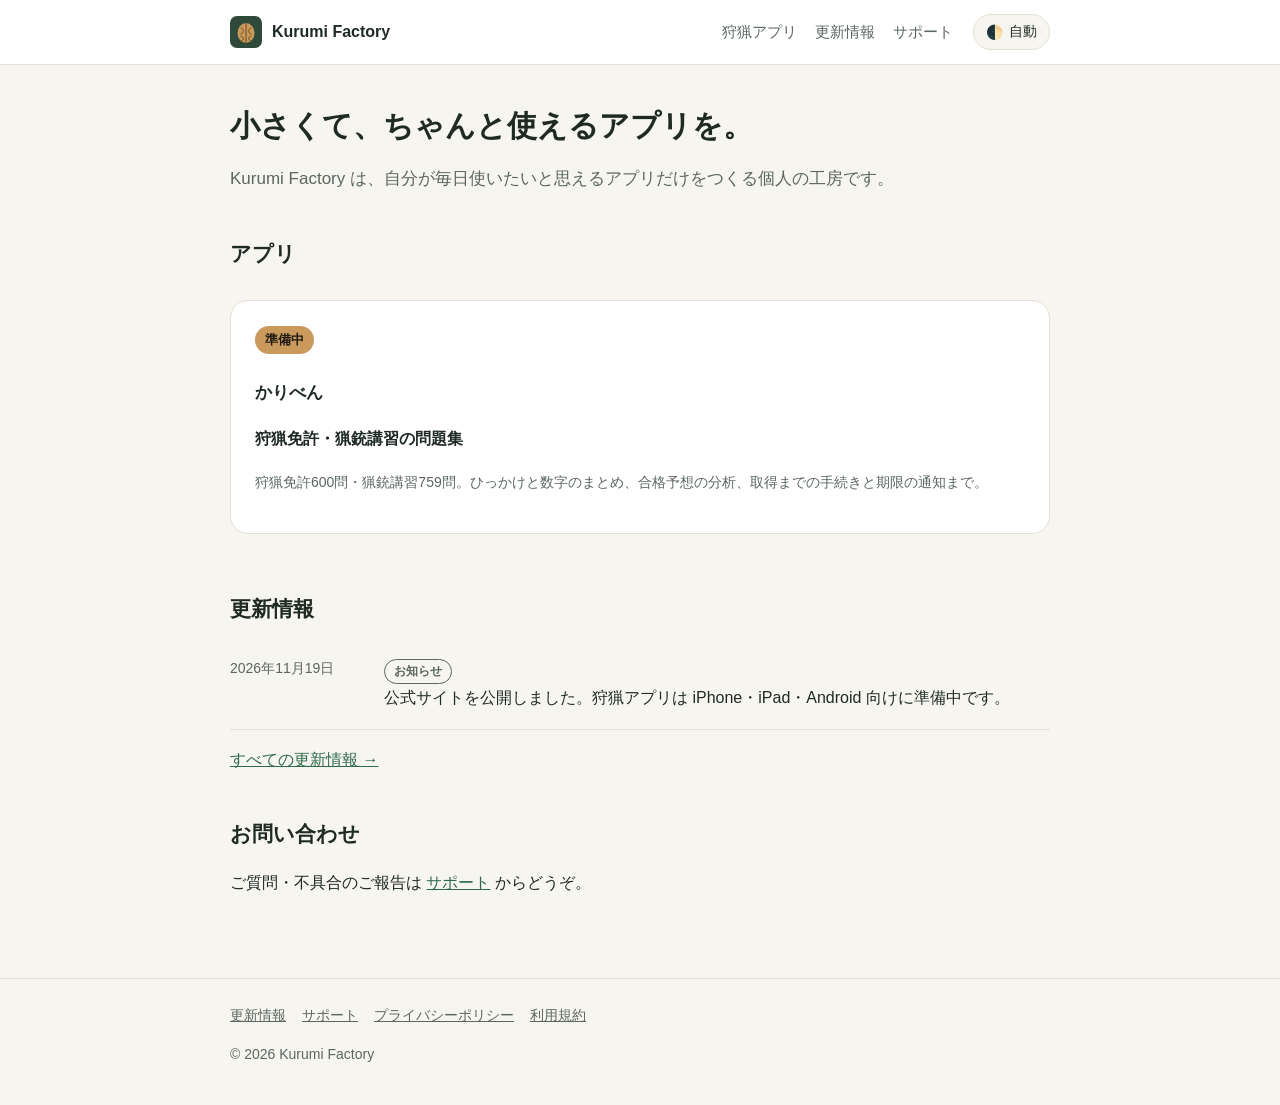
<file: index.html>
<!doctype html>
<html lang="ja"><head>
<meta charset="utf-8"><meta name="viewport" content="width=device-width,initial-scale=1">
<title>Kurumi Factory</title><meta name="description" content="毎日の「やりたい」を支える、小さくて使いやすいアプリをつくっています。">
<meta property="og:title" content="Kurumi Factory"><meta property="og:description" content="毎日の「やりたい」を支える、小さくて使いやすいアプリをつくっています。">
<meta property="og:url" content="https://kurumifactory.com/"><meta property="og:type" content="website">
<meta name="color-scheme" content="light dark">
<link rel="icon" href="/assets/favicon.svg" type="image/svg+xml">
<link rel="stylesheet" href="/assets/site.css">
<script src="/assets/theme.js"></script>
<script src="/assets/pager.js" defer></script>
</head><body>
<header><div class="wrap"><a class="brand" href="/"><img src="/assets/favicon.svg" alt="">Kurumi Factory</a>
<div class="head-right"><nav><a href="/hunting/">狩猟アプリ</a><a href="/news/">更新情報</a><a href="/support/">サポート</a></nav>
<button id="theme-btn" class="theme-btn" type="button"><span class="icon">🌓</span><span class="label">自動</span></button></div></div></header>
<main><div class="wrap">
<h1>小さくて、ちゃんと使えるアプリを。</h1>
<p class="lead">Kurumi Factory は、自分が毎日使いたいと思えるアプリだけをつくる個人の工房です。</p>
<h2>アプリ</h2>
<div class="grid">
<a class="card" href="/hunting/" style="text-decoration:none;color:inherit">
<span class="badge">準備中</span><h3>かりべん</h3>
<p><b>狩猟免許・猟銃講習の問題集</b></p>
<p class="muted">狩猟免許600問・猟銃講習759問。ひっかけと数字のまとめ、合格予想の分析、取得までの手続きと期限の通知まで。</p></a>
</div>
<h2>更新情報</h2>
<ul class="news"><li><time datetime="2026-11-19">2026年11月19日</time><div><span class="tag tag-info">お知らせ</span><div>公式サイトを公開しました。狩猟アプリは iPhone・iPad・Android 向けに準備中です。</div></div></li></ul>
<p><a href="/news/">すべての更新情報 →</a></p>
<h2>お問い合わせ</h2>
<p>ご質問・不具合のご報告は <a href="/support/">サポート</a> からどうぞ。</p>
</div></main>
<footer><div class="wrap"><a href="/news/">更新情報</a><a href="/support/">サポート</a><a href="/privacy/">プライバシーポリシー</a><a href="/terms/">利用規約</a>
<p>&copy; 2026 Kurumi Factory</p></div></footer>
</body></html>
</file>
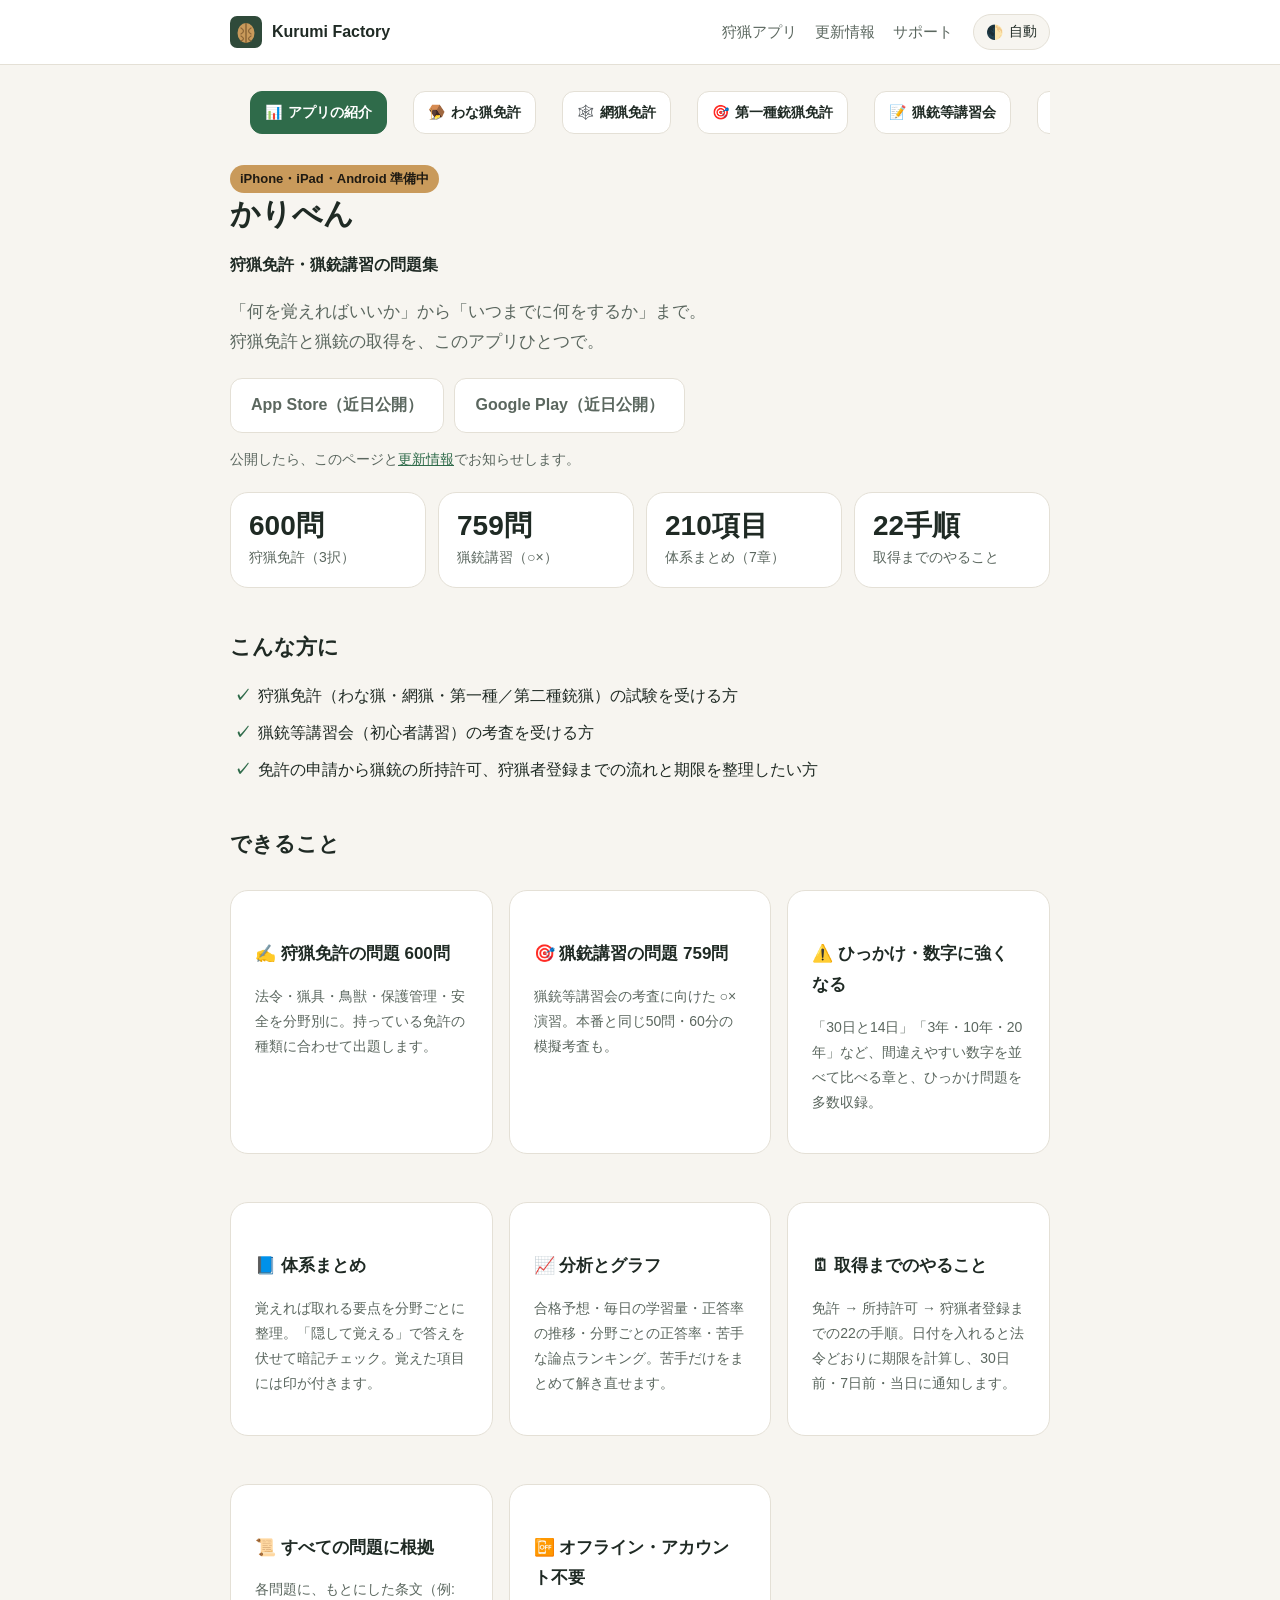
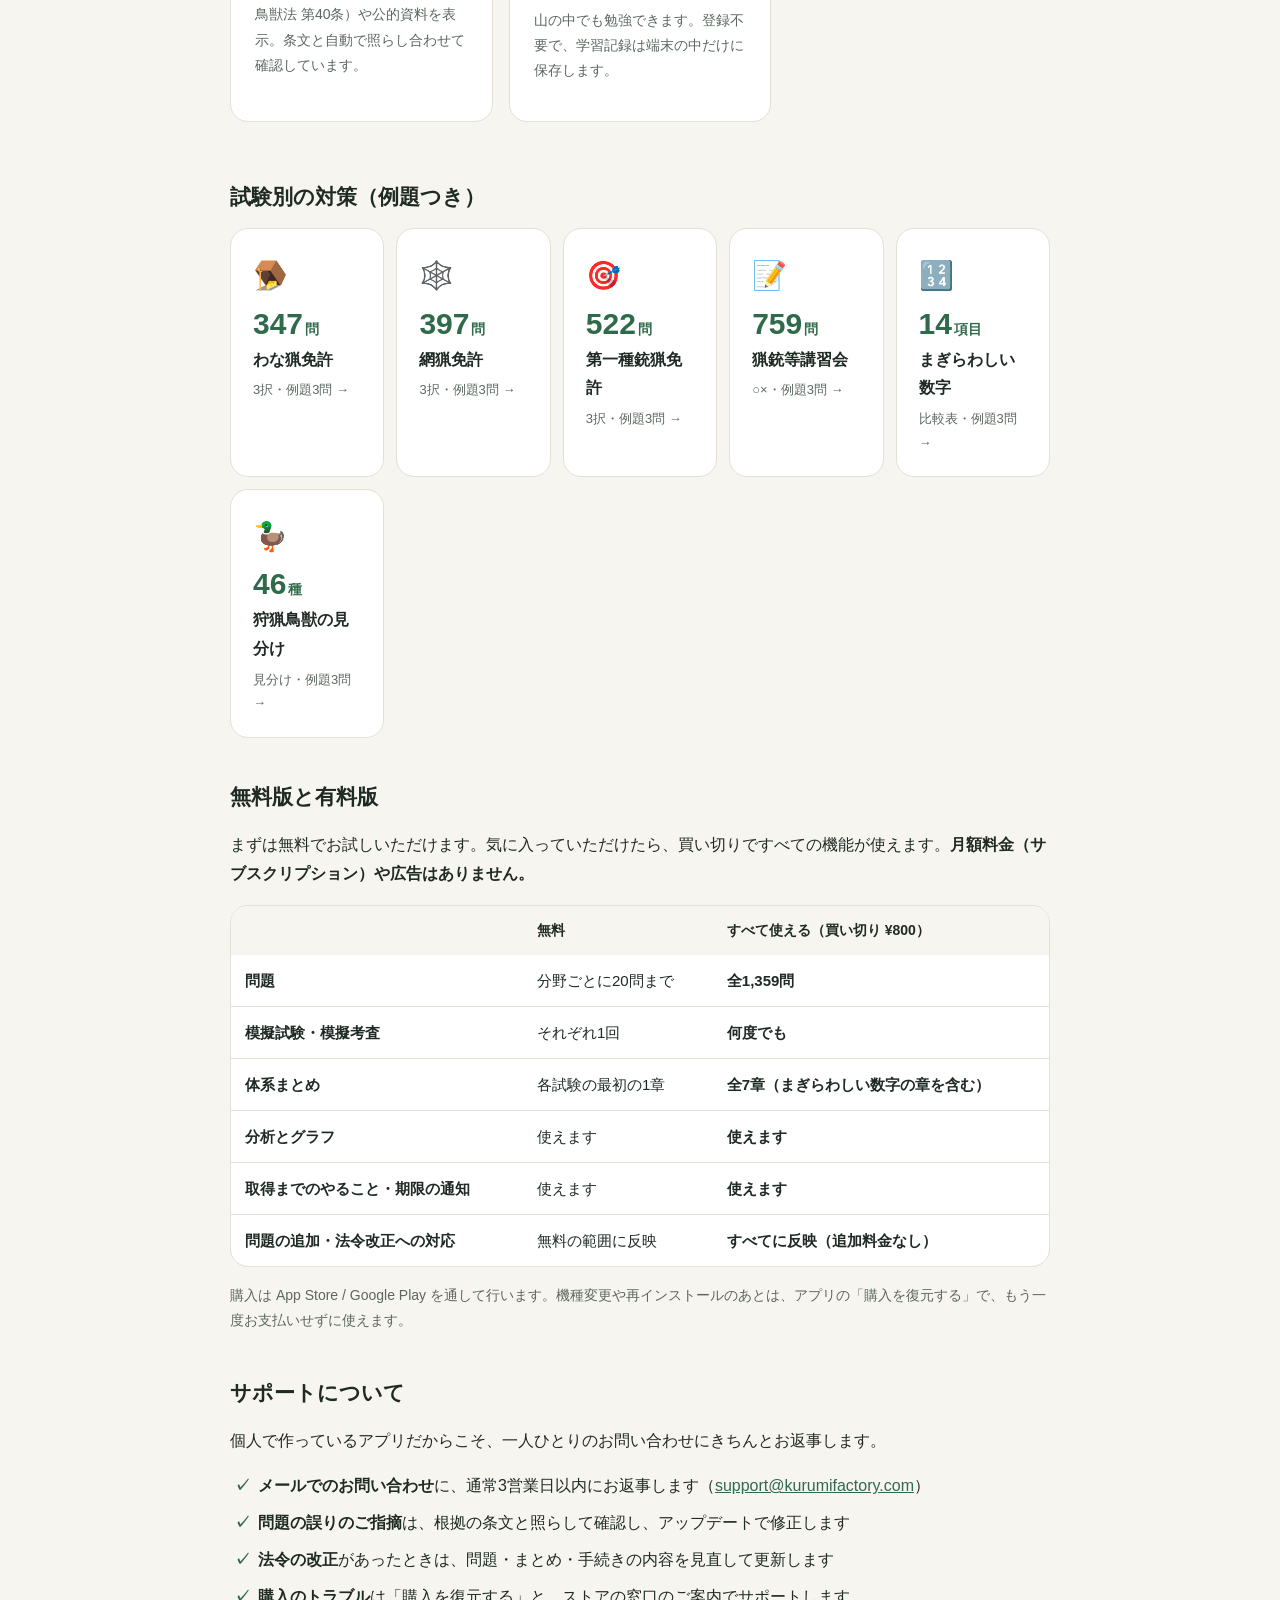
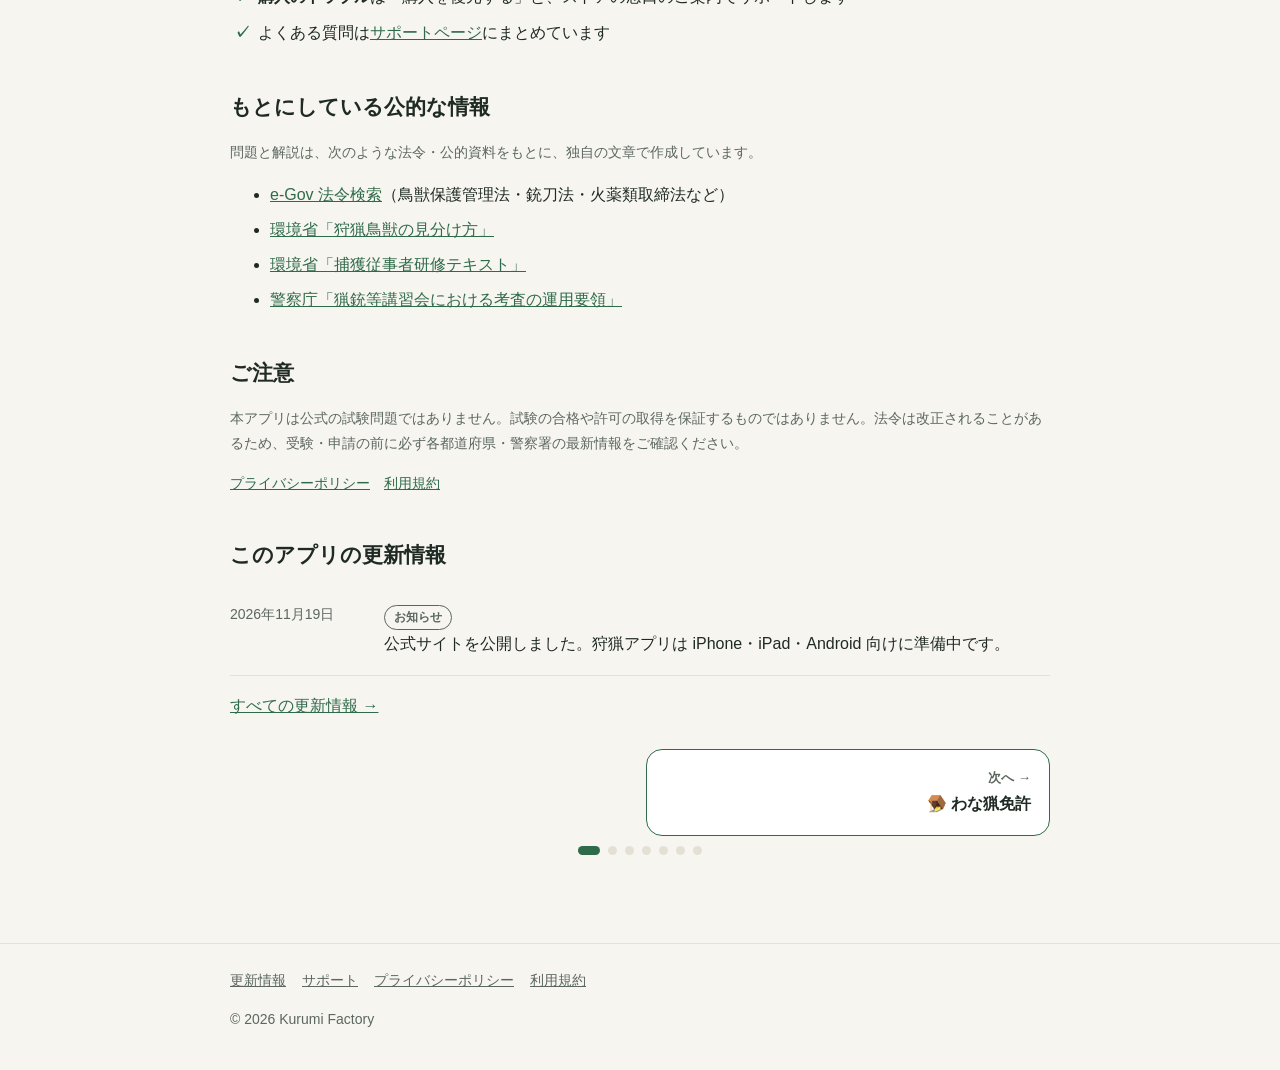
<file: hunting/index.html>
<!doctype html>
<html lang="ja"><head>
<meta charset="utf-8"><meta name="viewport" content="width=device-width,initial-scale=1">
<title>かりべん｜Kurumi Factory</title><meta name="description" content="狩猟免許試験と猟銃等講習会の考査対策アプリ。狩猟免許600問・猟銃講習759問、ひっかけと数字のまとめ、合格予想の分析、取得までの手続きと期限の通知まで。">
<meta property="og:title" content="かりべん｜Kurumi Factory"><meta property="og:description" content="狩猟免許試験と猟銃等講習会の考査対策アプリ。狩猟免許600問・猟銃講習759問、ひっかけと数字のまとめ、合格予想の分析、取得までの手続きと期限の通知まで。">
<meta property="og:url" content="https://kurumifactory.com/hunting/"><meta property="og:type" content="website">
<meta name="color-scheme" content="light dark">
<link rel="icon" href="/assets/favicon.svg" type="image/svg+xml">
<link rel="stylesheet" href="/assets/site.css">
<script src="/assets/theme.js"></script>
<script src="/assets/pager.js" defer></script>
</head><body>
<header><div class="wrap"><a class="brand" href="/"><img src="/assets/favicon.svg" alt="">Kurumi Factory</a>
<div class="head-right"><nav><a href="/hunting/">狩猟アプリ</a><a href="/news/">更新情報</a><a href="/support/">サポート</a></nav>
<button id="theme-btn" class="theme-btn" type="button"><span class="icon">🌓</span><span class="label">自動</span></button></div></div></header>
<main><div class="wrap">
<nav class="rail" aria-label="対策ページ"><a class="rail-item on" href="/hunting/" aria-current=page><span>📊</span>アプリの紹介</a><a class="rail-item" href="/hunting/wana/"><span>🪤</span>わな猟免許</a><a class="rail-item" href="/hunting/ami/"><span>🕸️</span>網猟免許</a><a class="rail-item" href="/hunting/jyu/"><span>🎯</span>第一種銃猟免許</a><a class="rail-item" href="/hunting/koushu/"><span>📝</span>猟銃等講習会</a><a class="rail-item" href="/hunting/suji/"><span>🔢</span>まぎらわしい数字</a><a class="rail-item" href="/hunting/chojyu/"><span>🦆</span>狩猟鳥獣の見分け</a></nav>
<span class="badge">iPhone・iPad・Android 準備中</span>
<h1>かりべん</h1>
<p><b>狩猟免許・猟銃講習の問題集</b></p>
<p class="lead">「何を覚えればいいか」から「いつまでに何をするか」まで。<br>狩猟免許と猟銃の取得を、このアプリひとつで。</p>
<div class="stores">
<span class="store" aria-disabled="true">App Store（近日公開）</span>
<span class="store" aria-disabled="true">Google Play（近日公開）</span>
</div>
<p class="muted">公開したら、このページと<a href="/news/">更新情報</a>でお知らせします。</p>

<div class="stats">
<div class="stat"><b>600問</b><span>狩猟免許（3択）</span></div>
<div class="stat"><b>759問</b><span>猟銃講習（○×）</span></div>
<div class="stat"><b>210項目</b><span>体系まとめ（7章）</span></div>
<div class="stat"><b>22手順</b><span>取得までのやること</span></div>
</div>

<h2>こんな方に</h2>
<ul class="checks">
<li>狩猟免許（わな猟・網猟・第一種／第二種銃猟）の試験を受ける方</li>
<li>猟銃等講習会（初心者講習）の考査を受ける方</li>
<li>免許の申請から猟銃の所持許可、狩猟者登録までの流れと期限を整理したい方</li>
</ul>

<h2>できること</h2>
<div class="grid">
<div class="card"><h3>✍️ 狩猟免許の問題 600問</h3><p class="muted">法令・猟具・鳥獣・保護管理・安全を分野別に。持っている免許の種類に合わせて出題します。</p></div>
<div class="card"><h3>🎯 猟銃講習の問題 759問</h3><p class="muted">猟銃等講習会の考査に向けた ○× 演習。本番と同じ50問・60分の模擬考査も。</p></div>
<div class="card"><h3>⚠️ ひっかけ・数字に強くなる</h3><p class="muted">「30日と14日」「3年・10年・20年」など、間違えやすい数字を並べて比べる章と、ひっかけ問題を多数収録。</p></div>
<div class="card"><h3>📘 体系まとめ</h3><p class="muted">覚えれば取れる要点を分野ごとに整理。「隠して覚える」で答えを伏せて暗記チェック。覚えた項目には印が付きます。</p></div>
<div class="card"><h3>📈 分析とグラフ</h3><p class="muted">合格予想・毎日の学習量・正答率の推移・分野ごとの正答率・苦手な論点ランキング。苦手だけをまとめて解き直せます。</p></div>
<div class="card"><h3>🗓 取得までのやること</h3><p class="muted">免許 → 所持許可 → 狩猟者登録までの22の手順。日付を入れると法令どおりに期限を計算し、30日前・7日前・当日に通知します。</p></div>
<div class="card"><h3>📜 すべての問題に根拠</h3><p class="muted">各問題に、もとにした条文（例: 鳥獣法 第40条）や公的資料を表示。条文と自動で照らし合わせて確認しています。</p></div>
<div class="card"><h3>📴 オフライン・アカウント不要</h3><p class="muted">山の中でも勉強できます。登録不要で、学習記録は端末の中だけに保存します。</p></div>
</div>

<h2>試験別の対策（例題つき）</h2>
<div class="panels"><a class="panel link" href="/hunting/wana/"><span class="p-icon">🪤</span><span class="p-num">347<small>問</small></span><b>わな猟免許</b><span class="muted small">3択・例題3問 →</span></a><a class="panel link" href="/hunting/ami/"><span class="p-icon">🕸️</span><span class="p-num">397<small>問</small></span><b>網猟免許</b><span class="muted small">3択・例題3問 →</span></a><a class="panel link" href="/hunting/jyu/"><span class="p-icon">🎯</span><span class="p-num">522<small>問</small></span><b>第一種銃猟免許</b><span class="muted small">3択・例題3問 →</span></a><a class="panel link" href="/hunting/koushu/"><span class="p-icon">📝</span><span class="p-num">759<small>問</small></span><b>猟銃等講習会</b><span class="muted small">○×・例題3問 →</span></a><a class="panel link" href="/hunting/suji/"><span class="p-icon">🔢</span><span class="p-num">14<small>項目</small></span><b>まぎらわしい数字</b><span class="muted small">比較表・例題3問 →</span></a><a class="panel link" href="/hunting/chojyu/"><span class="p-icon">🦆</span><span class="p-num">46<small>種</small></span><b>狩猟鳥獣の見分け</b><span class="muted small">見分け・例題3問 →</span></a></div>

<h2>無料版と有料版</h2>
<p>まずは無料でお試しいただけます。気に入っていただけたら、買い切りですべての機能が使えます。<b>月額料金（サブスクリプション）や広告はありません。</b></p>
<table class="compare">
<thead><tr><th></th><th>無料</th><th>すべて使える（買い切り ¥800）</th></tr></thead>
<tbody>
<tr><th>問題</th><td>分野ごとに20問まで</td><td class="paid">全1,359問</td></tr>
<tr><th>模擬試験・模擬考査</th><td>それぞれ1回</td><td class="paid">何度でも</td></tr>
<tr><th>体系まとめ</th><td>各試験の最初の1章</td><td class="paid">全7章（まぎらわしい数字の章を含む）</td></tr>
<tr><th>分析とグラフ</th><td>使えます</td><td class="paid">使えます</td></tr>
<tr><th>取得までのやること・期限の通知</th><td>使えます</td><td class="paid">使えます</td></tr>
<tr><th>問題の追加・法令改正への対応</th><td>無料の範囲に反映</td><td class="paid">すべてに反映（追加料金なし）</td></tr>
</tbody>
</table>
<p class="muted">購入は App Store / Google Play を通して行います。機種変更や再インストールのあとは、アプリの「購入を復元する」で、もう一度お支払いせずに使えます。</p>

<h2>サポートについて</h2>
<p>個人で作っているアプリだからこそ、一人ひとりのお問い合わせにきちんとお返事します。</p>
<ul class="checks">
<li><b>メールでのお問い合わせ</b>に、通常3営業日以内にお返事します（<a href="mailto:support@kurumifactory.com">support@kurumifactory.com</a>）</li>
<li><b>問題の誤りのご指摘</b>は、根拠の条文と照らして確認し、アップデートで修正します</li>
<li><b>法令の改正</b>があったときは、問題・まとめ・手続きの内容を見直して更新します</li>
<li><b>購入のトラブル</b>は「購入を復元する」と、ストアの窓口のご案内でサポートします</li>
<li>よくある質問は<a href="/support/">サポートページ</a>にまとめています</li>
</ul>

<h2>もとにしている公的な情報</h2>
<p class="muted">問題と解説は、次のような法令・公的資料をもとに、独自の文章で作成しています。</p>
<ul class="links">
<li><a href="https://laws.e-gov.go.jp/" rel="noopener">e-Gov 法令検索</a>（鳥獣保護管理法・銃刀法・火薬類取締法など）</li>
<li><a href="https://www.env.go.jp/nature/choju/docs/docs5/docs5-hanbetu.pdf" rel="noopener">環境省「狩猟鳥獣の見分け方」</a></li>
<li><a href="https://www.env.go.jp/nature/choju/capture/pdf/pdf4-1.pdf" rel="noopener">環境省「捕獲従事者研修テキスト」</a></li>
<li><a href="https://www.npa.go.jp/laws/notification/seian/hoan/hoantsutatu2/20_ryojyukousa.pdf" rel="noopener">警察庁「猟銃等講習会における考査の運用要領」</a></li>
</ul>

<h2>ご注意</h2>
<p class="muted">本アプリは公式の試験問題ではありません。試験の合格や許可の取得を保証するものではありません。法令は改正されることがあるため、受験・申請の前に必ず各都道府県・警察署の最新情報をご確認ください。</p>
<p class="muted"><a href="/privacy/">プライバシーポリシー</a>　<a href="/terms/">利用規約</a></p>

<h2>このアプリの更新情報</h2>
<ul class="news"><li><time datetime="2026-11-19">2026年11月19日</time><div><span class="tag tag-info">お知らせ</span><div>公式サイトを公開しました。狩猟アプリは iPhone・iPad・Android 向けに準備中です。</div></div></li></ul>
<p><a href="/news/">すべての更新情報 →</a></p>
<div class="pager"><span class="pg empty"></span><a class="pg next" href="/hunting/wana/" data-next><small>次へ →</small><b>🪤 わな猟免許</b></a></div><div class="dots"><a class="dot on" href="/hunting/" aria-label="アプリの紹介"></a><a class="dot" href="/hunting/wana/" aria-label="わな猟免許"></a><a class="dot" href="/hunting/ami/" aria-label="網猟免許"></a><a class="dot" href="/hunting/jyu/" aria-label="第一種銃猟免許"></a><a class="dot" href="/hunting/koushu/" aria-label="猟銃等講習会"></a><a class="dot" href="/hunting/suji/" aria-label="まぎらわしい数字"></a><a class="dot" href="/hunting/chojyu/" aria-label="狩猟鳥獣の見分け"></a></div>
</div></main>
<footer><div class="wrap"><a href="/news/">更新情報</a><a href="/support/">サポート</a><a href="/privacy/">プライバシーポリシー</a><a href="/terms/">利用規約</a>
<p>&copy; 2026 Kurumi Factory</p></div></footer>
</body></html>
</file>
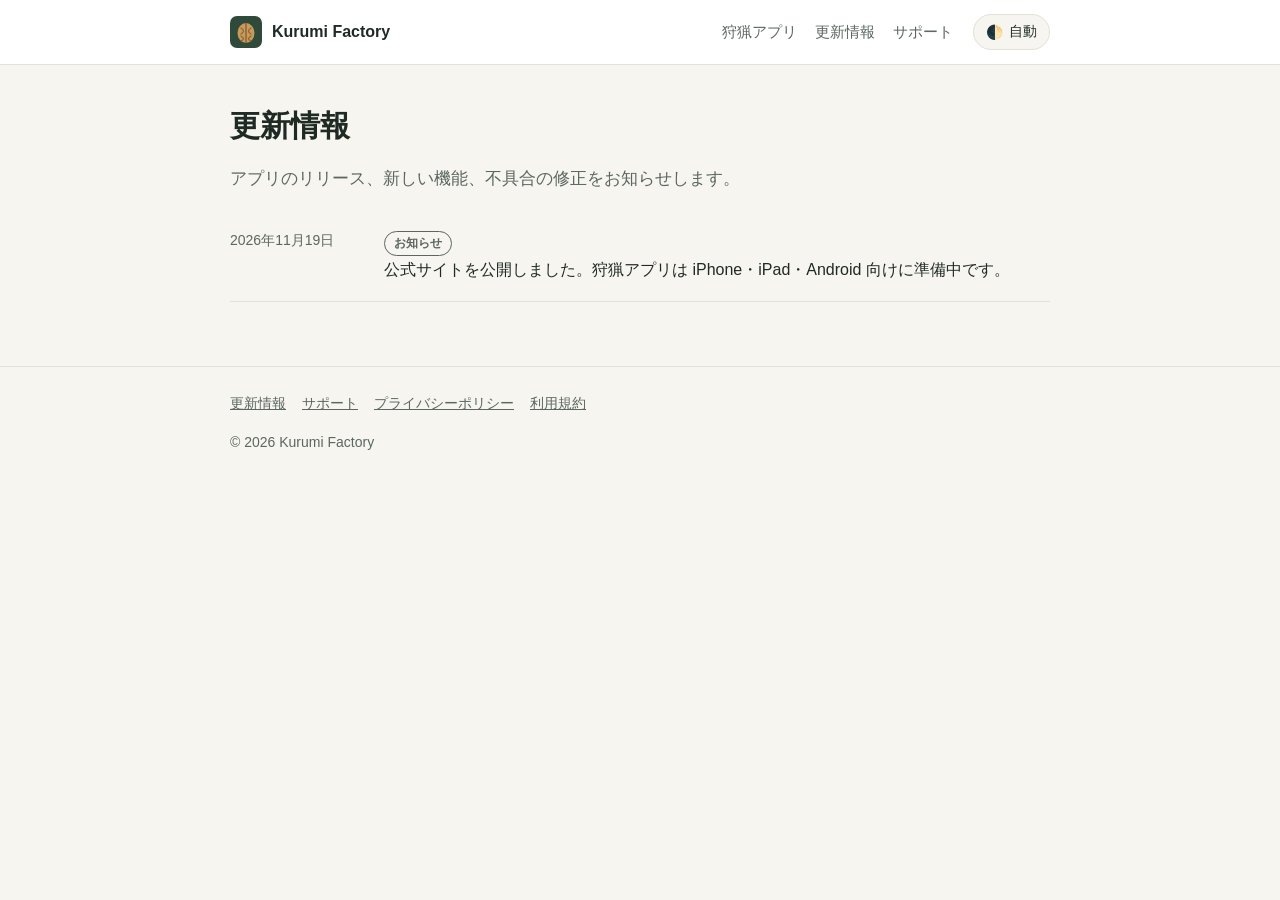
<file: news/index.html>
<!doctype html>
<html lang="ja"><head>
<meta charset="utf-8"><meta name="viewport" content="width=device-width,initial-scale=1">
<title>更新情報｜Kurumi Factory</title><meta name="description" content="Kurumi Factoryのアプリのリリース・アップデート・修正のお知らせ。">
<meta property="og:title" content="更新情報｜Kurumi Factory"><meta property="og:description" content="Kurumi Factoryのアプリのリリース・アップデート・修正のお知らせ。">
<meta property="og:url" content="https://kurumifactory.com/news/"><meta property="og:type" content="website">
<meta name="color-scheme" content="light dark">
<link rel="icon" href="/assets/favicon.svg" type="image/svg+xml">
<link rel="stylesheet" href="/assets/site.css">
<script src="/assets/theme.js"></script>
<script src="/assets/pager.js" defer></script>
</head><body>
<header><div class="wrap"><a class="brand" href="/"><img src="/assets/favicon.svg" alt="">Kurumi Factory</a>
<div class="head-right"><nav><a href="/hunting/">狩猟アプリ</a><a href="/news/">更新情報</a><a href="/support/">サポート</a></nav>
<button id="theme-btn" class="theme-btn" type="button"><span class="icon">🌓</span><span class="label">自動</span></button></div></div></header>
<main><div class="wrap">
<h1>更新情報</h1>
<p class="lead">アプリのリリース、新しい機能、不具合の修正をお知らせします。</p>
<ul class="news"><li><time datetime="2026-11-19">2026年11月19日</time><div><span class="tag tag-info">お知らせ</span><div>公式サイトを公開しました。狩猟アプリは iPhone・iPad・Android 向けに準備中です。</div></div></li></ul>
</div></main>
<footer><div class="wrap"><a href="/news/">更新情報</a><a href="/support/">サポート</a><a href="/privacy/">プライバシーポリシー</a><a href="/terms/">利用規約</a>
<p>&copy; 2026 Kurumi Factory</p></div></footer>
</body></html>
</file>
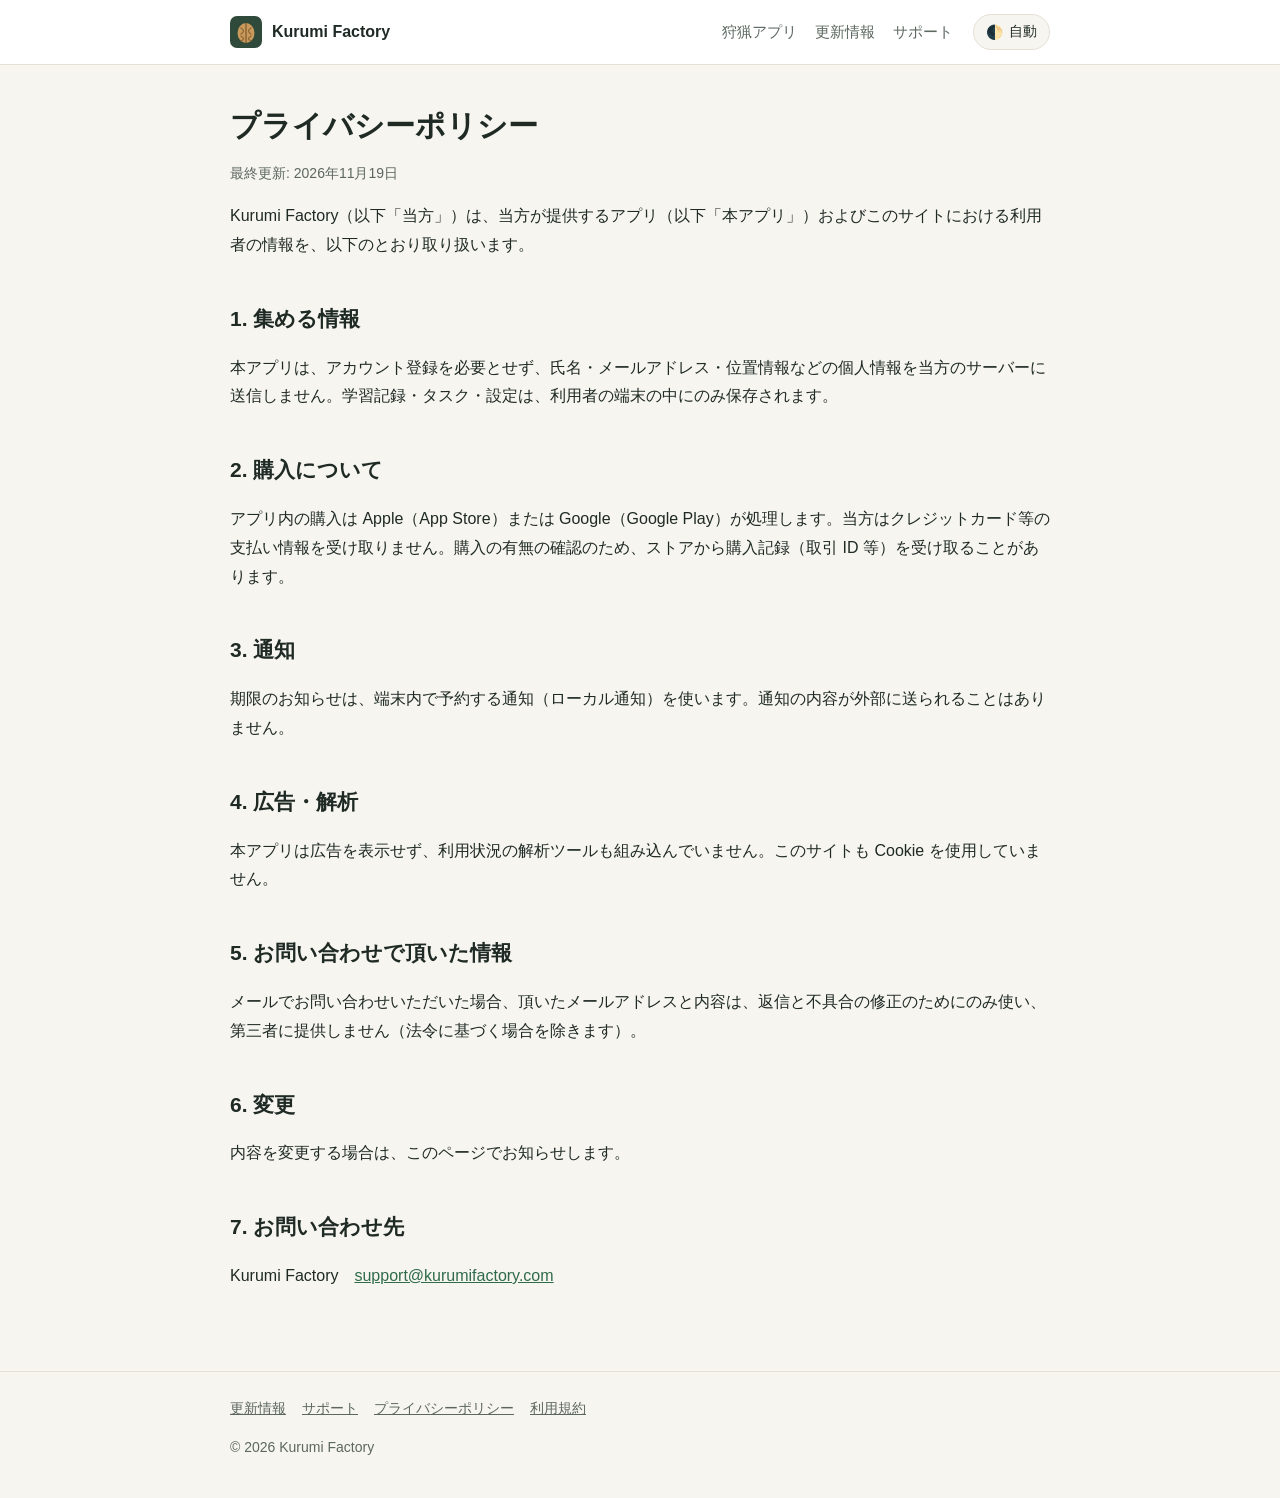
<file: privacy/index.html>
<!doctype html>
<html lang="ja"><head>
<meta charset="utf-8"><meta name="viewport" content="width=device-width,initial-scale=1">
<title>プライバシーポリシー｜Kurumi Factory</title><meta name="description" content="Kurumi Factoryのアプリとサイトにおける個人情報の取り扱い。">
<meta property="og:title" content="プライバシーポリシー｜Kurumi Factory"><meta property="og:description" content="Kurumi Factoryのアプリとサイトにおける個人情報の取り扱い。">
<meta property="og:url" content="https://kurumifactory.com/privacy/"><meta property="og:type" content="website">
<meta name="color-scheme" content="light dark">
<link rel="icon" href="/assets/favicon.svg" type="image/svg+xml">
<link rel="stylesheet" href="/assets/site.css">
<script src="/assets/theme.js"></script>
<script src="/assets/pager.js" defer></script>
</head><body>
<header><div class="wrap"><a class="brand" href="/"><img src="/assets/favicon.svg" alt="">Kurumi Factory</a>
<div class="head-right"><nav><a href="/hunting/">狩猟アプリ</a><a href="/news/">更新情報</a><a href="/support/">サポート</a></nav>
<button id="theme-btn" class="theme-btn" type="button"><span class="icon">🌓</span><span class="label">自動</span></button></div></div></header>
<main><div class="wrap">
<h1>プライバシーポリシー</h1>
<p class="muted">最終更新: 2026年11月19日</p>
<p>Kurumi Factory（以下「当方」）は、当方が提供するアプリ（以下「本アプリ」）およびこのサイトにおける利用者の情報を、以下のとおり取り扱います。</p>
<h2>1. 集める情報</h2>
<p>本アプリは、アカウント登録を必要とせず、氏名・メールアドレス・位置情報などの個人情報を当方のサーバーに送信しません。学習記録・タスク・設定は、利用者の端末の中にのみ保存されます。</p>
<h2>2. 購入について</h2>
<p>アプリ内の購入は Apple（App Store）または Google（Google Play）が処理します。当方はクレジットカード等の支払い情報を受け取りません。購入の有無の確認のため、ストアから購入記録（取引 ID 等）を受け取ることがあります。</p>
<h2>3. 通知</h2>
<p>期限のお知らせは、端末内で予約する通知（ローカル通知）を使います。通知の内容が外部に送られることはありません。</p>
<h2>4. 広告・解析</h2>
<p>本アプリは広告を表示せず、利用状況の解析ツールも組み込んでいません。このサイトも Cookie を使用していません。</p>
<h2>5. お問い合わせで頂いた情報</h2>
<p>メールでお問い合わせいただいた場合、頂いたメールアドレスと内容は、返信と不具合の修正のためにのみ使い、第三者に提供しません（法令に基づく場合を除きます）。</p>
<h2>6. 変更</h2>
<p>内容を変更する場合は、このページでお知らせします。</p>
<h2>7. お問い合わせ先</h2>
<p>Kurumi Factory　<a href="mailto:support@kurumifactory.com">support@kurumifactory.com</a></p>
</div></main>
<footer><div class="wrap"><a href="/news/">更新情報</a><a href="/support/">サポート</a><a href="/privacy/">プライバシーポリシー</a><a href="/terms/">利用規約</a>
<p>&copy; 2026 Kurumi Factory</p></div></footer>
</body></html>
</file>
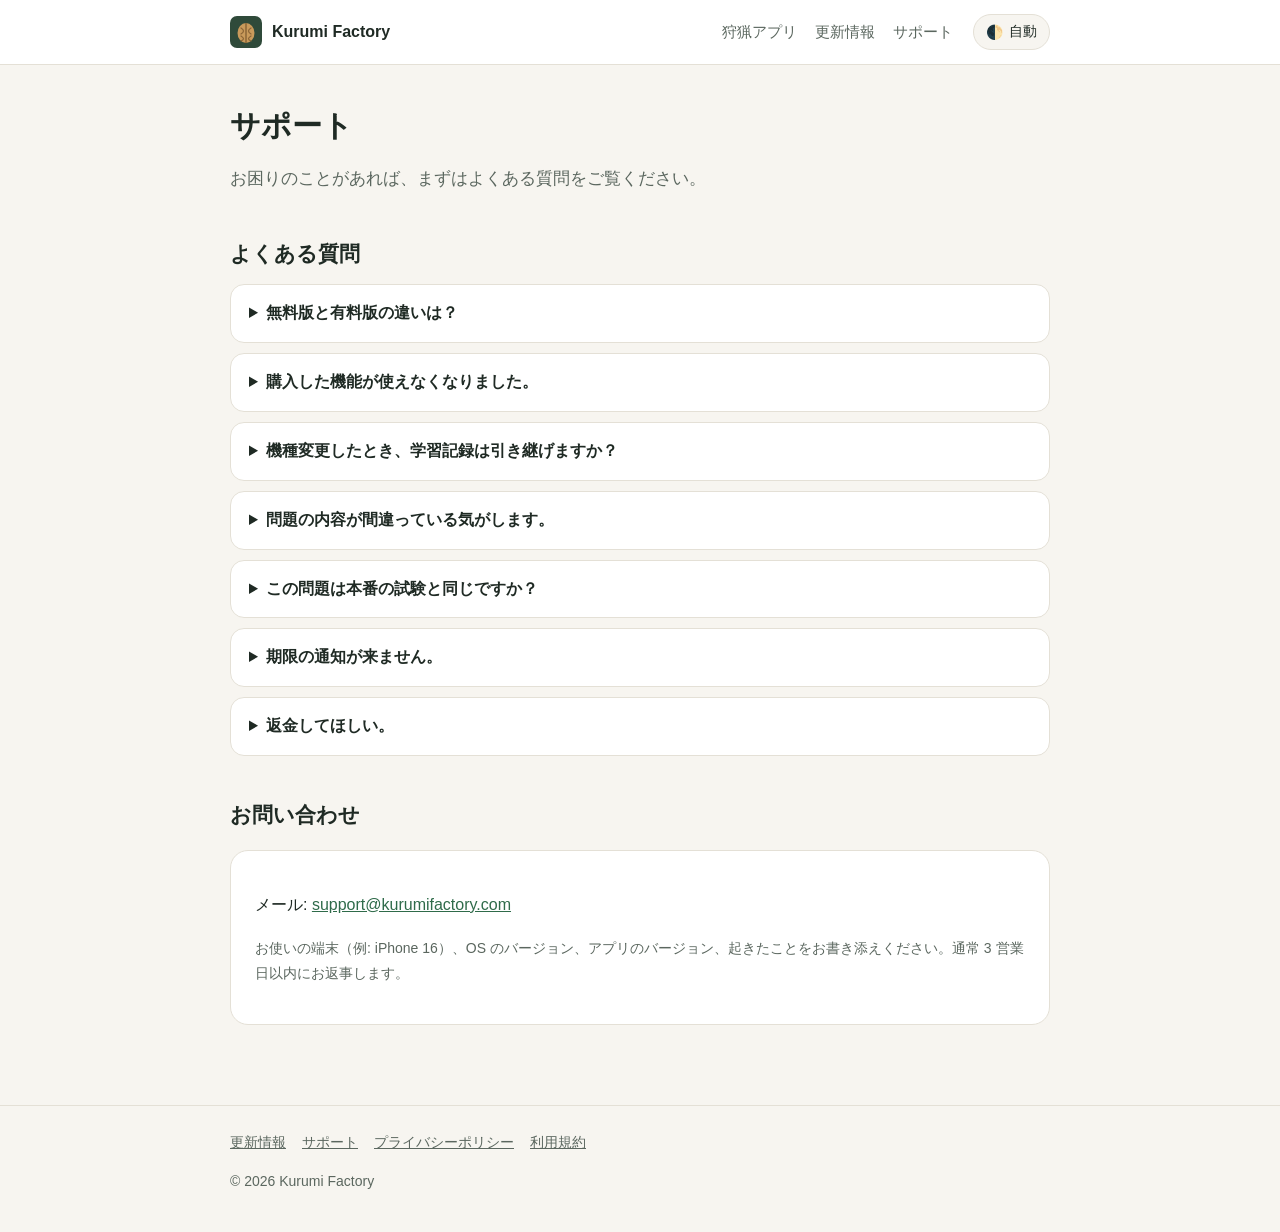
<file: support/index.html>
<!doctype html>
<html lang="ja"><head>
<meta charset="utf-8"><meta name="viewport" content="width=device-width,initial-scale=1">
<title>サポート｜Kurumi Factory</title><meta name="description" content="かりべんのよくある質問とお問い合わせ先。">
<meta property="og:title" content="サポート｜Kurumi Factory"><meta property="og:description" content="かりべんのよくある質問とお問い合わせ先。">
<meta property="og:url" content="https://kurumifactory.com/support/"><meta property="og:type" content="website">
<meta name="color-scheme" content="light dark">
<link rel="icon" href="/assets/favicon.svg" type="image/svg+xml">
<link rel="stylesheet" href="/assets/site.css">
<script src="/assets/theme.js"></script>
<script src="/assets/pager.js" defer></script>
</head><body>
<header><div class="wrap"><a class="brand" href="/"><img src="/assets/favicon.svg" alt="">Kurumi Factory</a>
<div class="head-right"><nav><a href="/hunting/">狩猟アプリ</a><a href="/news/">更新情報</a><a href="/support/">サポート</a></nav>
<button id="theme-btn" class="theme-btn" type="button"><span class="icon">🌓</span><span class="label">自動</span></button></div></div></header>
<main><div class="wrap">
<h1>サポート</h1>
<p class="lead">お困りのことがあれば、まずはよくある質問をご覧ください。</p>
<h2>よくある質問</h2>
<details><summary>無料版と有料版の違いは？</summary><p>無料版は、問題が分野ごとに20問まで、模擬試験が1回、体系まとめが各試験の最初の1章です。買い切り（¥800）で、全問題・模擬試験の何度でも・まとめの全章が使えます。分析とグラフ、取得までのやること・期限の通知は無料でも使えます。月額料金や広告はありません。</p></details>
<details><summary>購入した機能が使えなくなりました。</summary><p>アプリの「設定 → 購入を復元する」を押してください。購入時と同じ Apple ID / Google アカウントでサインインしている必要があります。</p></details>
<details><summary>機種変更したとき、学習記録は引き継げますか？</summary><p>学習記録は端末の中だけに保存しているため、今は新しい端末に引き継げません（引き継ぎの機能は準備中です）。購入は「購入を復元する」で引き継げます。</p></details>
<details><summary>問題の内容が間違っている気がします。</summary><p>お手数ですが、問題の文章（またはスクリーンショット）を添えて、下記メールでお知らせください。根拠の条文と照らして確認し、修正します。</p></details>
<details><summary>この問題は本番の試験と同じですか？</summary><p>いいえ。公式の試験問題ではなく、法令・公的資料をもとに独自に作成した練習問題です。</p></details>
<details><summary>期限の通知が来ません。</summary><p>端末の「設定 → 通知」で、かりべん の通知が許可されているかご確認ください。</p></details>
<details><summary>返金してほしい。</summary><p>購入はストア（Apple / Google）を通して行われるため、返金は各ストアの窓口からお申し込みください。</p></details>
<h2>お問い合わせ</h2>
<div class="card"><p>メール: <a href="mailto:support@kurumifactory.com">support@kurumifactory.com</a></p>
<p class="muted">お使いの端末（例: iPhone 16）、OS のバージョン、アプリのバージョン、起きたことをお書き添えください。通常 3 営業日以内にお返事します。</p></div>
</div></main>
<footer><div class="wrap"><a href="/news/">更新情報</a><a href="/support/">サポート</a><a href="/privacy/">プライバシーポリシー</a><a href="/terms/">利用規約</a>
<p>&copy; 2026 Kurumi Factory</p></div></footer>
</body></html>
</file>
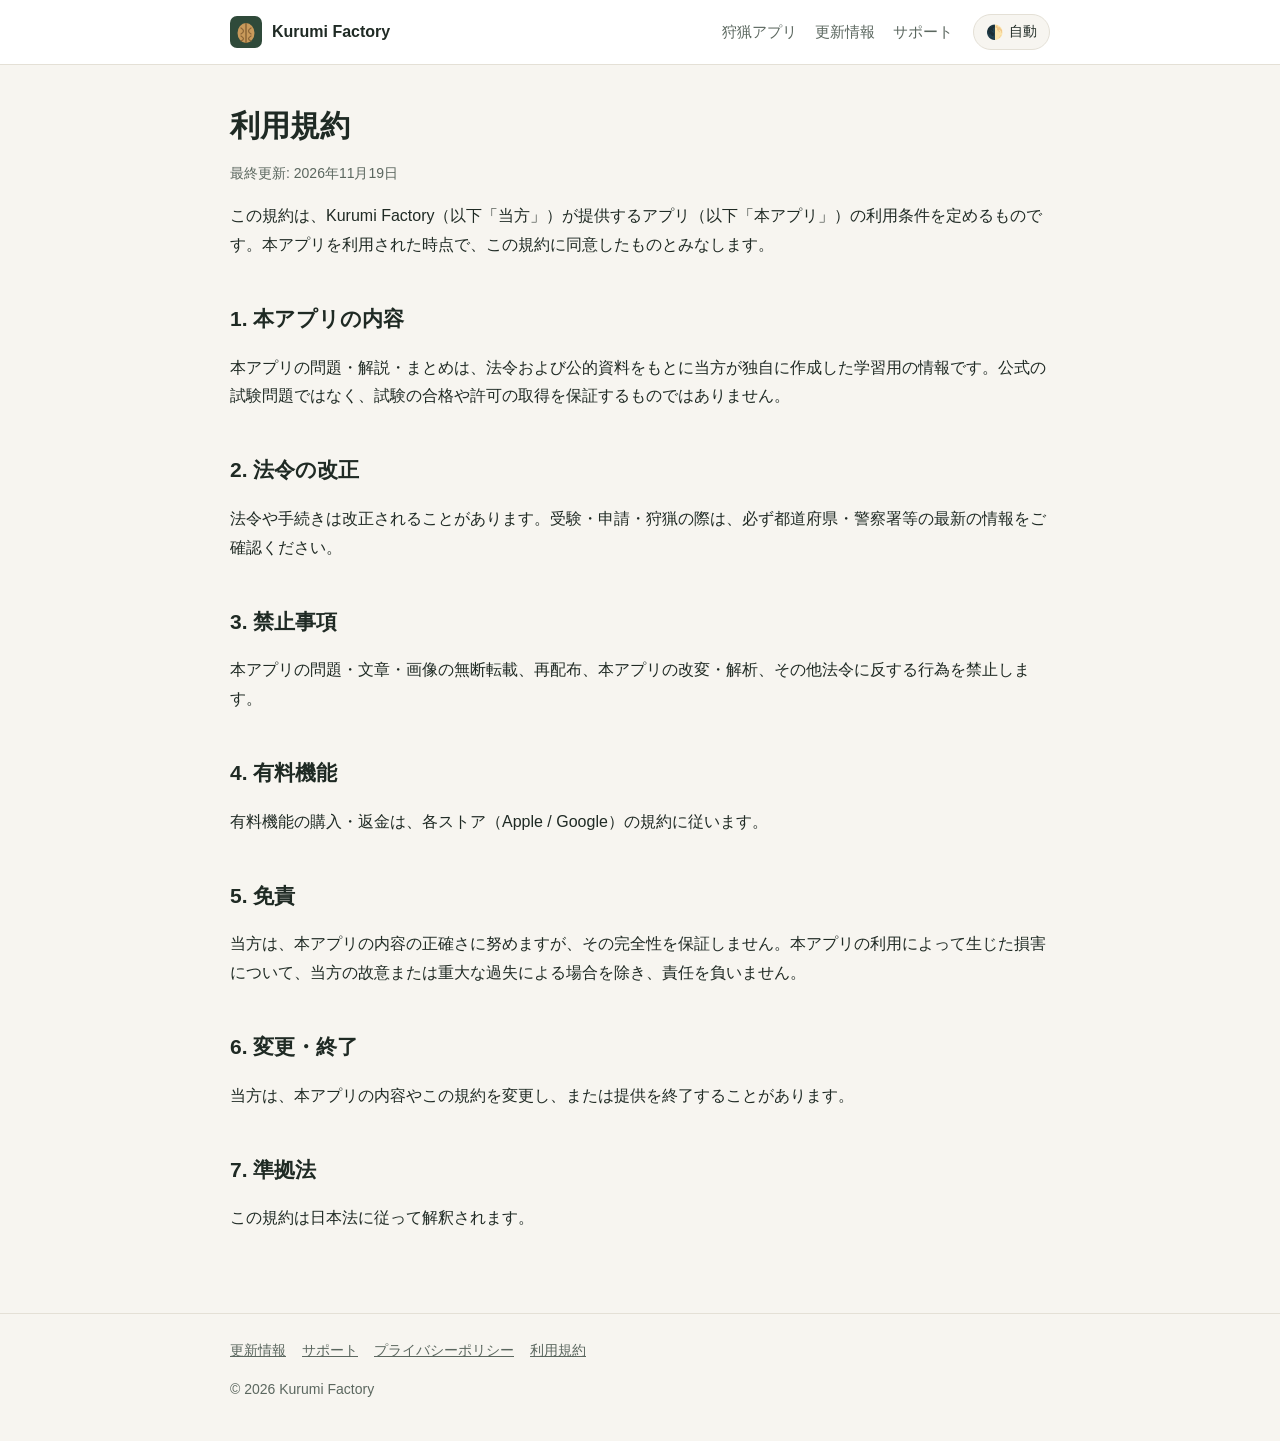
<file: terms/index.html>
<!doctype html>
<html lang="ja"><head>
<meta charset="utf-8"><meta name="viewport" content="width=device-width,initial-scale=1">
<title>利用規約｜Kurumi Factory</title><meta name="description" content="Kurumi Factoryのアプリの利用規約。">
<meta property="og:title" content="利用規約｜Kurumi Factory"><meta property="og:description" content="Kurumi Factoryのアプリの利用規約。">
<meta property="og:url" content="https://kurumifactory.com/terms/"><meta property="og:type" content="website">
<meta name="color-scheme" content="light dark">
<link rel="icon" href="/assets/favicon.svg" type="image/svg+xml">
<link rel="stylesheet" href="/assets/site.css">
<script src="/assets/theme.js"></script>
<script src="/assets/pager.js" defer></script>
</head><body>
<header><div class="wrap"><a class="brand" href="/"><img src="/assets/favicon.svg" alt="">Kurumi Factory</a>
<div class="head-right"><nav><a href="/hunting/">狩猟アプリ</a><a href="/news/">更新情報</a><a href="/support/">サポート</a></nav>
<button id="theme-btn" class="theme-btn" type="button"><span class="icon">🌓</span><span class="label">自動</span></button></div></div></header>
<main><div class="wrap">
<h1>利用規約</h1>
<p class="muted">最終更新: 2026年11月19日</p>
<p>この規約は、Kurumi Factory（以下「当方」）が提供するアプリ（以下「本アプリ」）の利用条件を定めるものです。本アプリを利用された時点で、この規約に同意したものとみなします。</p>
<h2>1. 本アプリの内容</h2>
<p>本アプリの問題・解説・まとめは、法令および公的資料をもとに当方が独自に作成した学習用の情報です。公式の試験問題ではなく、試験の合格や許可の取得を保証するものではありません。</p>
<h2>2. 法令の改正</h2>
<p>法令や手続きは改正されることがあります。受験・申請・狩猟の際は、必ず都道府県・警察署等の最新の情報をご確認ください。</p>
<h2>3. 禁止事項</h2>
<p>本アプリの問題・文章・画像の無断転載、再配布、本アプリの改変・解析、その他法令に反する行為を禁止します。</p>
<h2>4. 有料機能</h2>
<p>有料機能の購入・返金は、各ストア（Apple / Google）の規約に従います。</p>
<h2>5. 免責</h2>
<p>当方は、本アプリの内容の正確さに努めますが、その完全性を保証しません。本アプリの利用によって生じた損害について、当方の故意または重大な過失による場合を除き、責任を負いません。</p>
<h2>6. 変更・終了</h2>
<p>当方は、本アプリの内容やこの規約を変更し、または提供を終了することがあります。</p>
<h2>7. 準拠法</h2>
<p>この規約は日本法に従って解釈されます。</p>
</div></main>
<footer><div class="wrap"><a href="/news/">更新情報</a><a href="/support/">サポート</a><a href="/privacy/">プライバシーポリシー</a><a href="/terms/">利用規約</a>
<p>&copy; 2026 Kurumi Factory</p></div></footer>
</body></html>
</file>
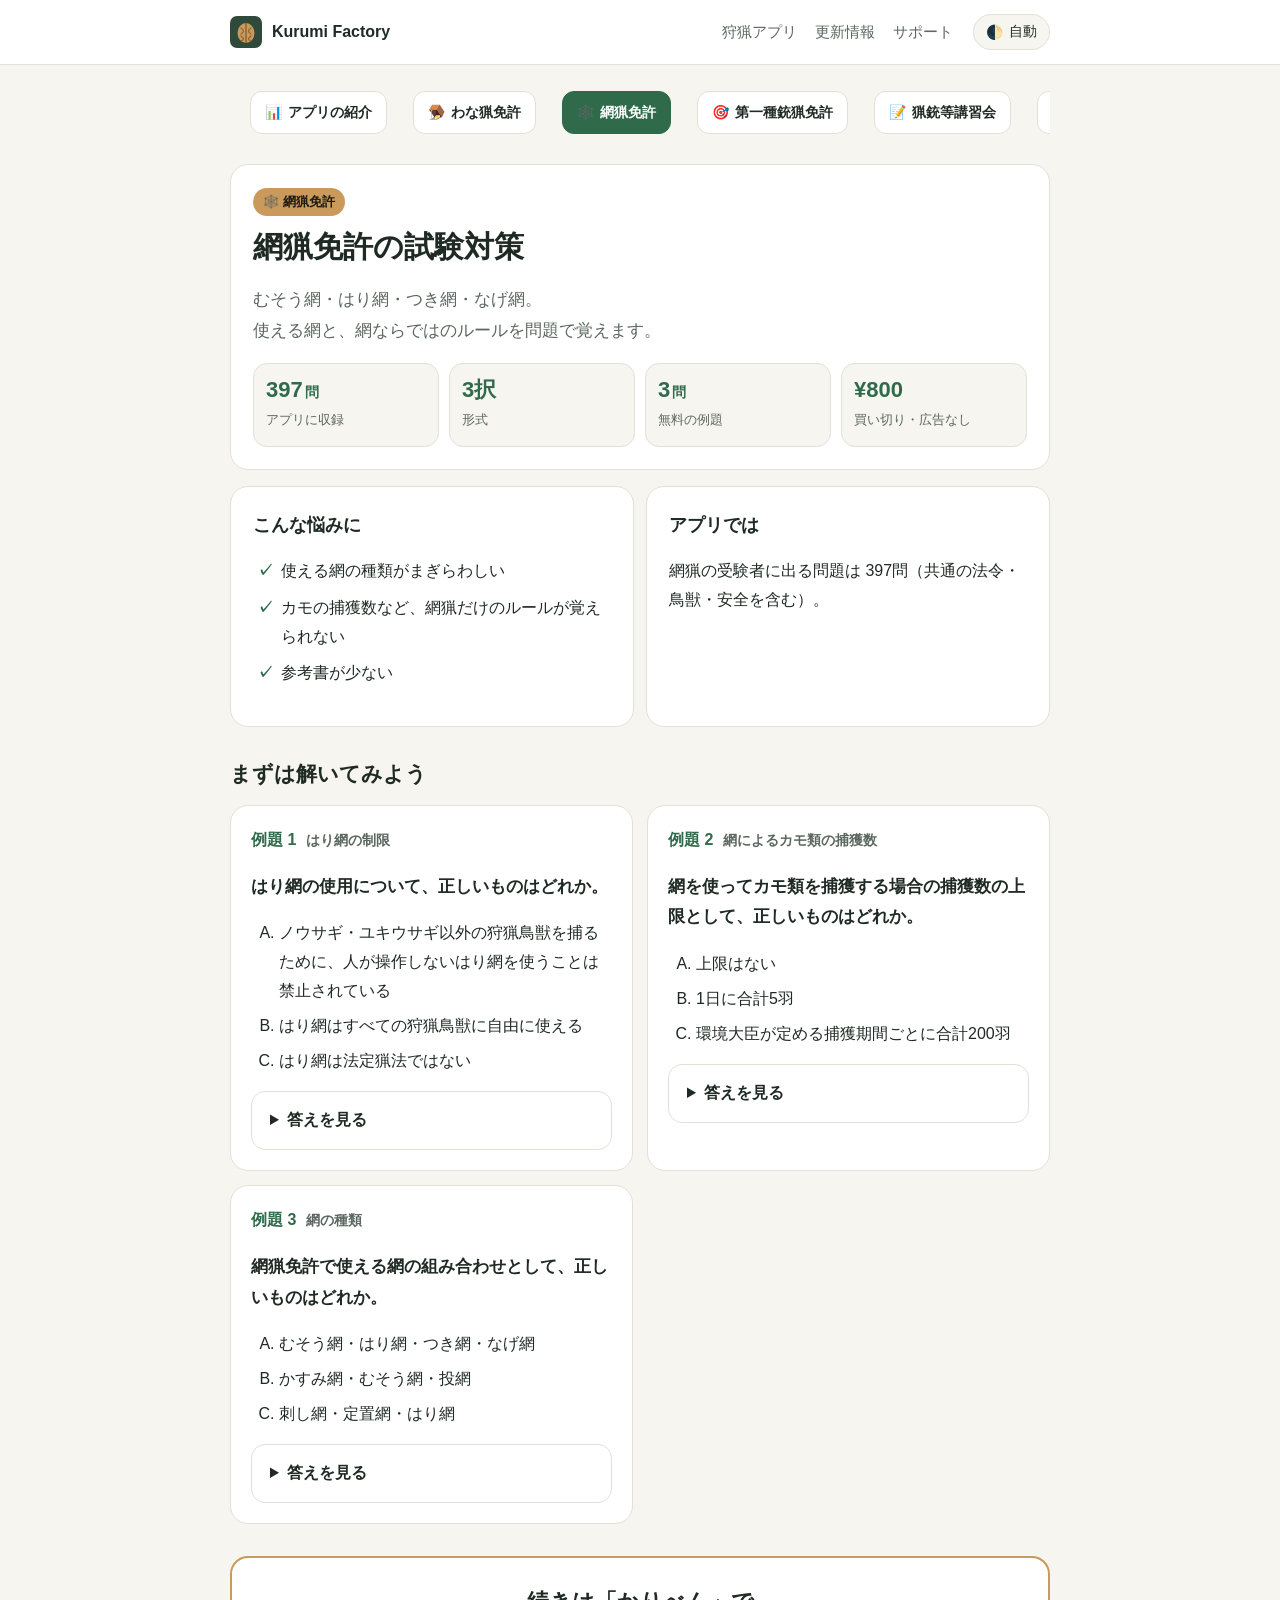
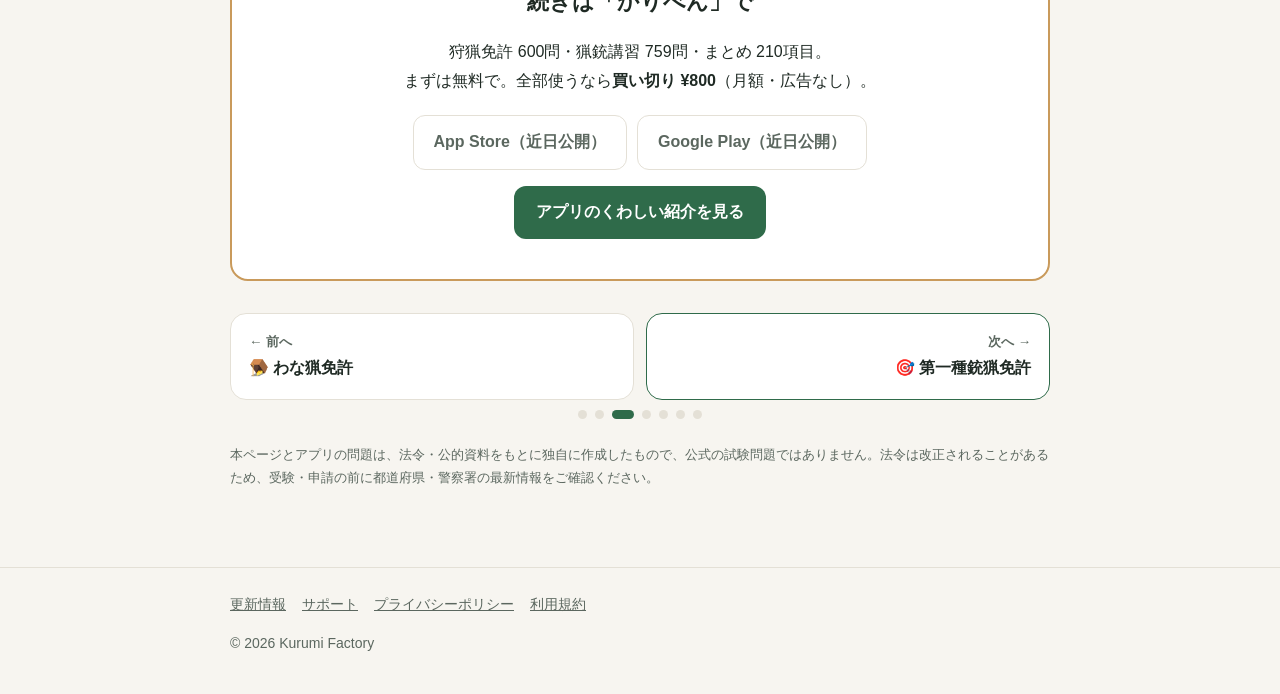
<file: hunting/ami/index.html>
<!doctype html>
<html lang="ja"><head>
<meta charset="utf-8"><meta name="viewport" content="width=device-width,initial-scale=1">
<title>網猟免許の試験対策｜Kurumi Factory</title><meta name="description" content="網猟免許の知識試験に出る問題を、無料の例題つきで。網猟の受験者向けに397問を収録した問題集アプリ。">
<meta property="og:title" content="網猟免許の試験対策｜Kurumi Factory"><meta property="og:description" content="網猟免許の知識試験に出る問題を、無料の例題つきで。網猟の受験者向けに397問を収録した問題集アプリ。">
<meta property="og:url" content="https://kurumifactory.com/hunting/ami/"><meta property="og:type" content="website">
<meta name="color-scheme" content="light dark">
<link rel="icon" href="/assets/favicon.svg" type="image/svg+xml">
<link rel="stylesheet" href="/assets/site.css">
<script src="/assets/theme.js"></script>
<script src="/assets/pager.js" defer></script>
</head><body>
<header><div class="wrap"><a class="brand" href="/"><img src="/assets/favicon.svg" alt="">Kurumi Factory</a>
<div class="head-right"><nav><a href="/hunting/">狩猟アプリ</a><a href="/news/">更新情報</a><a href="/support/">サポート</a></nav>
<button id="theme-btn" class="theme-btn" type="button"><span class="icon">🌓</span><span class="label">自動</span></button></div></div></header>
<main><div class="wrap">
<nav class="rail" aria-label="対策ページ"><a class="rail-item" href="/hunting/"><span>📊</span>アプリの紹介</a><a class="rail-item" href="/hunting/wana/"><span>🪤</span>わな猟免許</a><a class="rail-item on" href="/hunting/ami/" aria-current=page><span>🕸️</span>網猟免許</a><a class="rail-item" href="/hunting/jyu/"><span>🎯</span>第一種銃猟免許</a><a class="rail-item" href="/hunting/koushu/"><span>📝</span>猟銃等講習会</a><a class="rail-item" href="/hunting/suji/"><span>🔢</span>まぎらわしい数字</a><a class="rail-item" href="/hunting/chojyu/"><span>🦆</span>狩猟鳥獣の見分け</a></nav>
<section class="panel hero">
<span class="badge">🕸️ 網猟免許</span>
<h1>網猟免許の試験対策</h1>
<p class="lead">むそう網・はり網・つき網・なげ網。<br>使える網と、網ならではのルールを問題で覚えます。</p>
<div class="tiles">
<div class="tile"><b>397<small>問</small></b><span>アプリに収録</span></div>
<div class="tile"><b>3択</b><span>形式</span></div>
<div class="tile"><b>3<small>問</small></b><span>無料の例題</span></div>
<div class="tile"><b>¥800</b><span>買い切り・広告なし</span></div>
</div>
</section>
<div class="panels two">
<section class="panel"><h2>こんな悩みに</h2><ul class="checks"><li>使える網の種類がまぎらわしい</li><li>カモの捕獲数など、網猟だけのルールが覚えられない</li><li>参考書が少ない</li></ul></section>
<section class="panel"><h2>アプリでは</h2><p>網猟の受験者に出る問題は 397問（共通の法令・鳥獣・安全を含む）。</p></section>
</div>

<h2 class="sec">まずは解いてみよう</h2>
<div class="quizzes"><div class="quiz"><p class="qno">例題 1<span>はり網の制限</span></p>
<p class="qtext">はり網の使用について、正しいものはどれか。</p><ol class="choices"><li>ノウサギ・ユキウサギ以外の狩猟鳥獣を捕るために、人が操作しないはり網を使うことは禁止されている</li><li>はり網はすべての狩猟鳥獣に自由に使える</li><li>はり網は法定猟法ではない</li></ol>
<details><summary>答えを見る</summary><p class="ans">正解: A. ノウサギ・ユキウサギ以外の狩猟鳥獣を捕るために、人が操作しないはり網を使うことは禁止されている</p><p>はり網は法定猟法の網ですが、人が操作して動かす方法を除き、ウサギ類以外の捕獲に使うことは禁止されています。</p>
<p class="muted small">根拠: 鳥獣法施行規則 第10条 / 鳥獣法施行規則 第2条</p></details></div>
<div class="quiz"><p class="qno">例題 2<span>網によるカモ類の捕獲数</span></p>
<p class="qtext">網を使ってカモ類を捕獲する場合の捕獲数の上限として、正しいものはどれか。</p><ol class="choices"><li>上限はない</li><li>1日に合計5羽</li><li>環境大臣が定める捕獲期間ごとに合計200羽</li></ol>
<details><summary>答えを見る</summary><p class="ans">正解: C. 環境大臣が定める捕獲期間ごとに合計200羽</p><p>銃などでは1日合計5羽ですが、網を使う場合は捕獲期間ごとに合計200羽が上限です。</p>
<p class="muted small">根拠: 鳥獣法施行規則 第10条</p></details></div>
<div class="quiz"><p class="qno">例題 3<span>網の種類</span></p>
<p class="qtext">網猟免許で使える網の組み合わせとして、正しいものはどれか。</p><ol class="choices"><li>むそう網・はり網・つき網・なげ網</li><li>かすみ網・むそう網・投網</li><li>刺し網・定置網・はり網</li></ol>
<details><summary>答えを見る</summary><p class="ans">正解: A. むそう網・はり網・つき網・なげ網</p><p>法定猟法の網は、むそう網・はり網・つき網・なげ網です。かすみ網は使用禁止猟具です。</p>
<p class="muted small">根拠: 鳥獣法施行規則 第2条 / 鳥獣法施行規則 第17条</p></details></div></div>
<div class="cta">
<p class="cta-title">続きは「かりべん」で</p>
<p>狩猟免許 600問・猟銃講習 759問・まとめ 210項目。<br>まずは無料で。全部使うなら<b>買い切り ¥800</b>（月額・広告なし）。</p>
<div class="stores"><span class="store" aria-disabled="true">App Store（近日公開）</span><span class="store" aria-disabled="true">Google Play（近日公開）</span></div>
<p><a class="btn" href="/hunting/">アプリのくわしい紹介を見る</a></p>
</div>
<div class="pager"><a class="pg prev" href="/hunting/wana/" data-prev><small>← 前へ</small><b>🪤 わな猟免許</b></a><a class="pg next" href="/hunting/jyu/" data-next><small>次へ →</small><b>🎯 第一種銃猟免許</b></a></div><div class="dots"><a class="dot" href="/hunting/" aria-label="アプリの紹介"></a><a class="dot" href="/hunting/wana/" aria-label="わな猟免許"></a><a class="dot on" href="/hunting/ami/" aria-label="網猟免許"></a><a class="dot" href="/hunting/jyu/" aria-label="第一種銃猟免許"></a><a class="dot" href="/hunting/koushu/" aria-label="猟銃等講習会"></a><a class="dot" href="/hunting/suji/" aria-label="まぎらわしい数字"></a><a class="dot" href="/hunting/chojyu/" aria-label="狩猟鳥獣の見分け"></a></div>
<p class="muted small">本ページとアプリの問題は、法令・公的資料をもとに独自に作成したもので、公式の試験問題ではありません。法令は改正されることがあるため、受験・申請の前に都道府県・警察署の最新情報をご確認ください。</p>
</div></main>
<footer><div class="wrap"><a href="/news/">更新情報</a><a href="/support/">サポート</a><a href="/privacy/">プライバシーポリシー</a><a href="/terms/">利用規約</a>
<p>&copy; 2026 Kurumi Factory</p></div></footer>
</body></html>
</file>
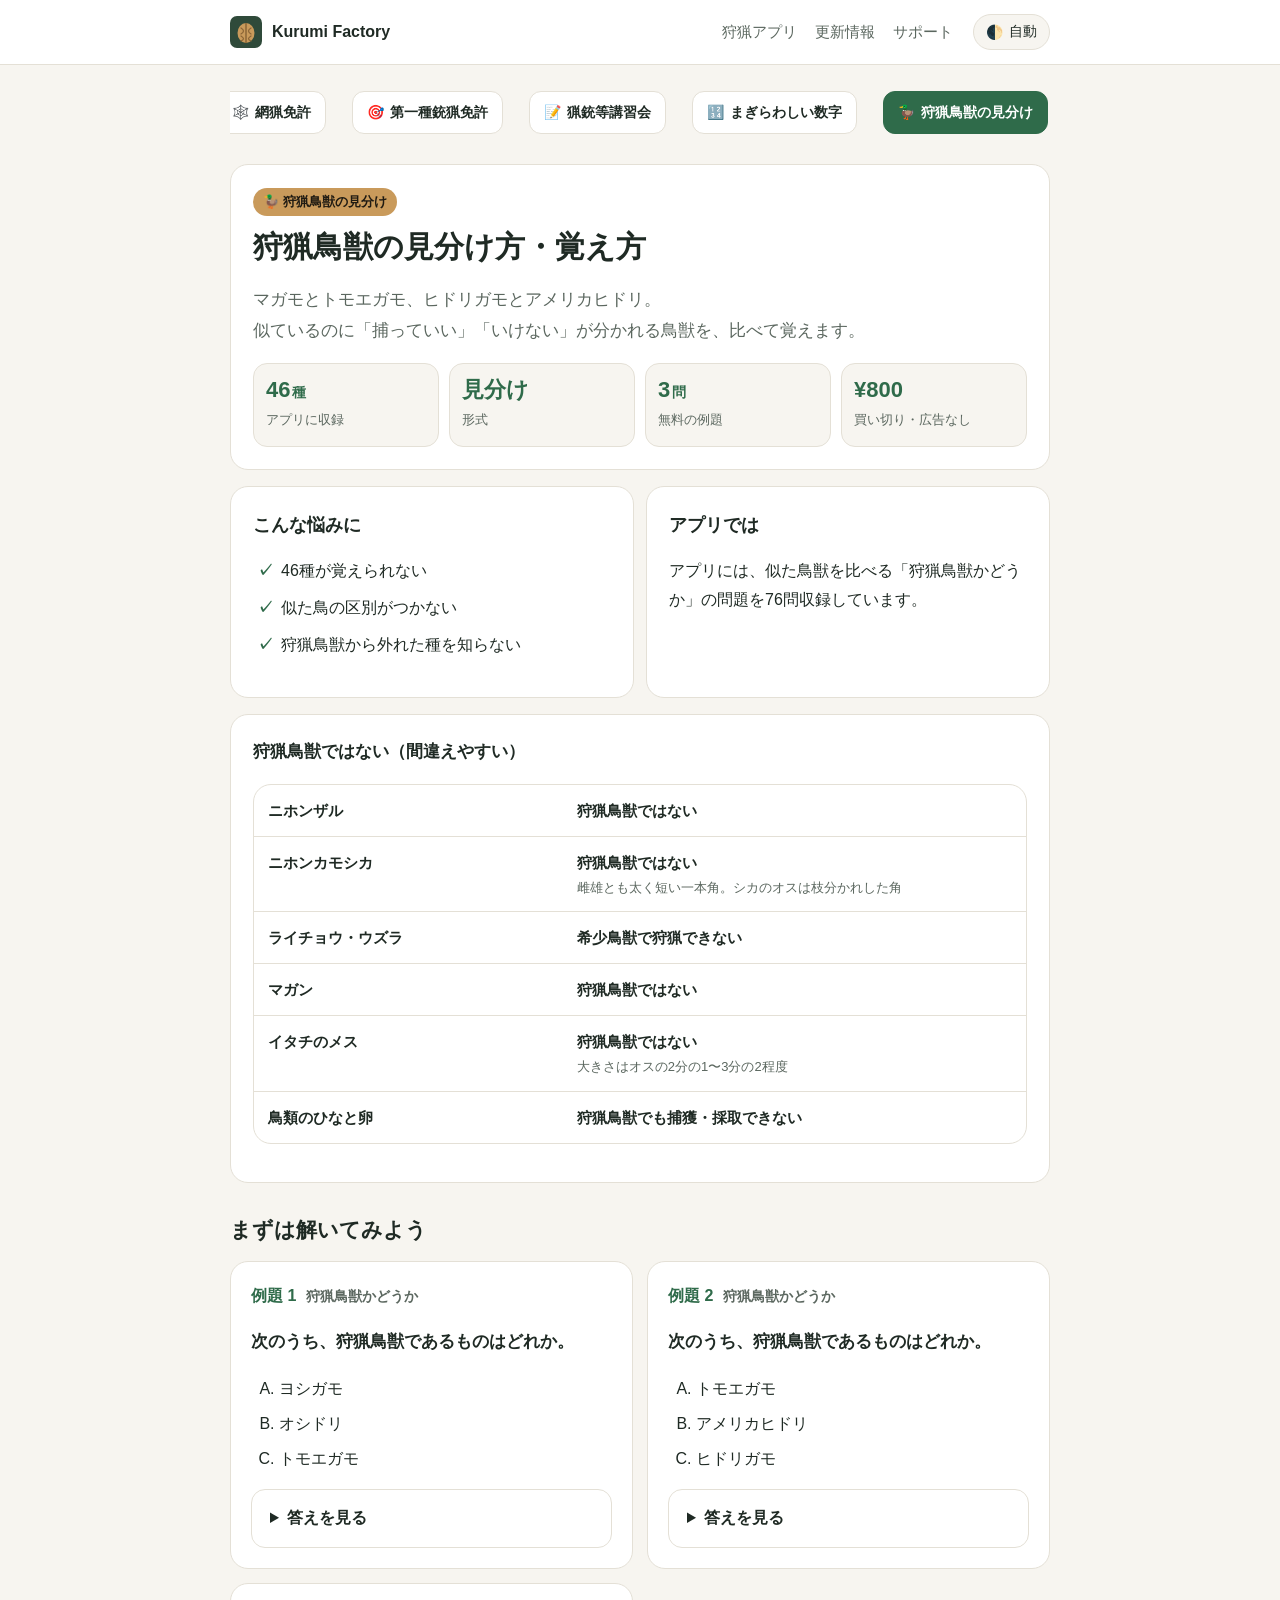
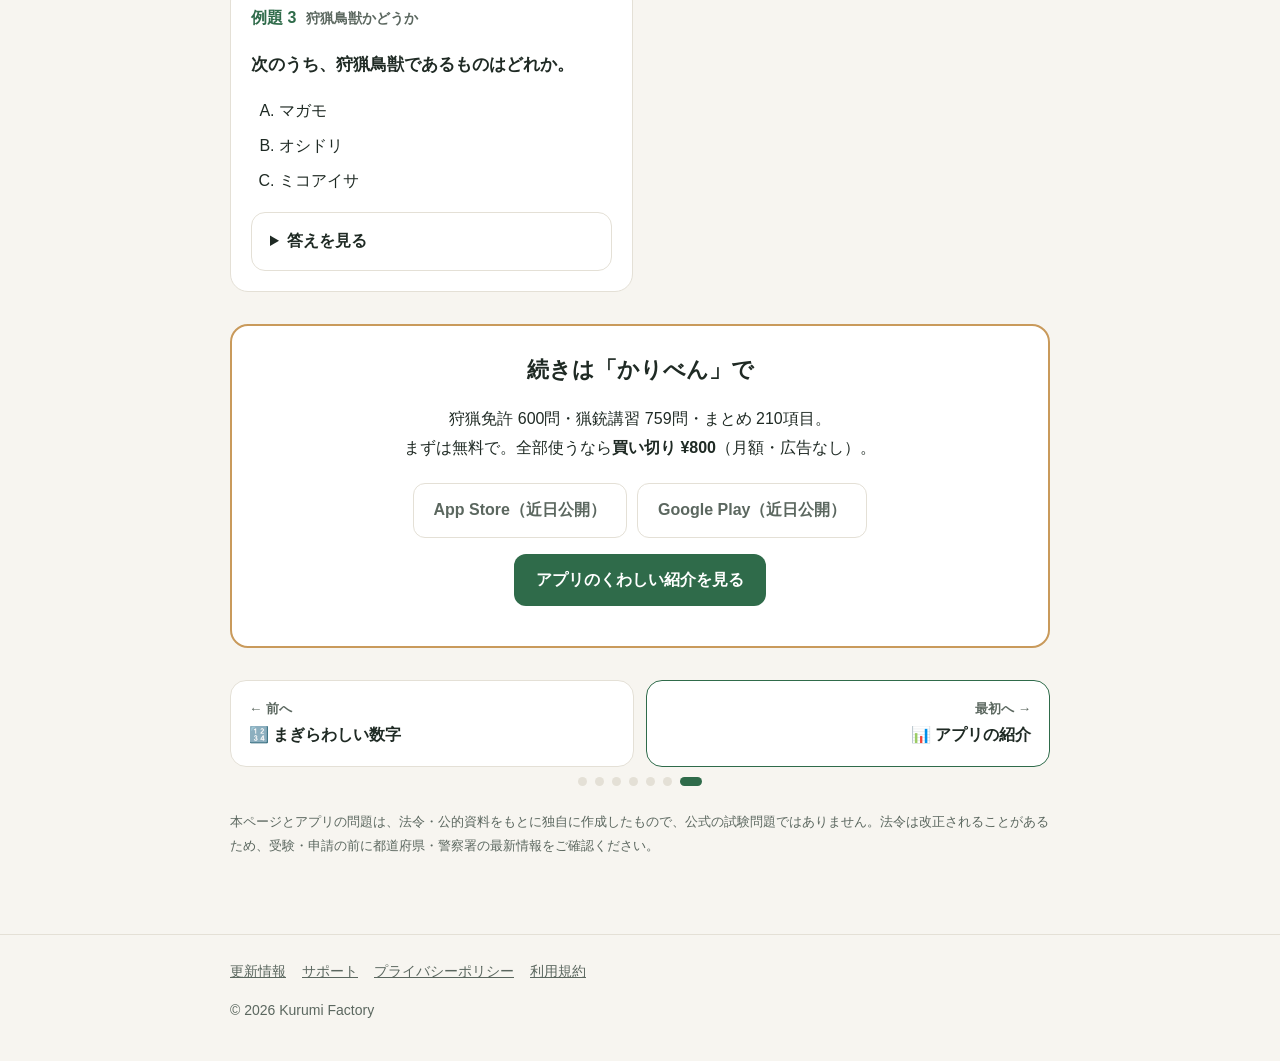
<file: hunting/chojyu/index.html>
<!doctype html>
<html lang="ja"><head>
<meta charset="utf-8"><meta name="viewport" content="width=device-width,initial-scale=1">
<title>狩猟鳥獣の見分け方・覚え方｜Kurumi Factory</title><meta name="description" content="狩猟鳥獣46種（鳥26・獣20）と、間違えやすい狩猟鳥獣ではない鳥獣。似た種を比べる例題つき。">
<meta property="og:title" content="狩猟鳥獣の見分け方・覚え方｜Kurumi Factory"><meta property="og:description" content="狩猟鳥獣46種（鳥26・獣20）と、間違えやすい狩猟鳥獣ではない鳥獣。似た種を比べる例題つき。">
<meta property="og:url" content="https://kurumifactory.com/hunting/chojyu/"><meta property="og:type" content="website">
<meta name="color-scheme" content="light dark">
<link rel="icon" href="/assets/favicon.svg" type="image/svg+xml">
<link rel="stylesheet" href="/assets/site.css">
<script src="/assets/theme.js"></script>
<script src="/assets/pager.js" defer></script>
</head><body>
<header><div class="wrap"><a class="brand" href="/"><img src="/assets/favicon.svg" alt="">Kurumi Factory</a>
<div class="head-right"><nav><a href="/hunting/">狩猟アプリ</a><a href="/news/">更新情報</a><a href="/support/">サポート</a></nav>
<button id="theme-btn" class="theme-btn" type="button"><span class="icon">🌓</span><span class="label">自動</span></button></div></div></header>
<main><div class="wrap">
<nav class="rail" aria-label="対策ページ"><a class="rail-item" href="/hunting/"><span>📊</span>アプリの紹介</a><a class="rail-item" href="/hunting/wana/"><span>🪤</span>わな猟免許</a><a class="rail-item" href="/hunting/ami/"><span>🕸️</span>網猟免許</a><a class="rail-item" href="/hunting/jyu/"><span>🎯</span>第一種銃猟免許</a><a class="rail-item" href="/hunting/koushu/"><span>📝</span>猟銃等講習会</a><a class="rail-item" href="/hunting/suji/"><span>🔢</span>まぎらわしい数字</a><a class="rail-item on" href="/hunting/chojyu/" aria-current=page><span>🦆</span>狩猟鳥獣の見分け</a></nav>
<section class="panel hero">
<span class="badge">🦆 狩猟鳥獣の見分け</span>
<h1>狩猟鳥獣の見分け方・覚え方</h1>
<p class="lead">マガモとトモエガモ、ヒドリガモとアメリカヒドリ。<br>似ているのに「捕っていい」「いけない」が分かれる鳥獣を、比べて覚えます。</p>
<div class="tiles">
<div class="tile"><b>46<small>種</small></b><span>アプリに収録</span></div>
<div class="tile"><b>見分け</b><span>形式</span></div>
<div class="tile"><b>3<small>問</small></b><span>無料の例題</span></div>
<div class="tile"><b>¥800</b><span>買い切り・広告なし</span></div>
</div>
</section>
<div class="panels two">
<section class="panel"><h2>こんな悩みに</h2><ul class="checks"><li>46種が覚えられない</li><li>似た鳥の区別がつかない</li><li>狩猟鳥獣から外れた種を知らない</li></ul></section>
<section class="panel"><h2>アプリでは</h2><p>アプリには、似た鳥獣を比べる「狩猟鳥獣かどうか」の問題を76問収録しています。</p></section>
</div>
<div class="panel"><h3>狩猟鳥獣ではない（間違えやすい）</h3><table class="compare sum"><tr><th>ニホンザル</th><td><b>狩猟鳥獣ではない</b></td></tr><tr><th>ニホンカモシカ</th><td><b>狩猟鳥獣ではない</b><div class="muted small">雌雄とも太く短い一本角。シカのオスは枝分かれした角</div></td></tr><tr><th>ライチョウ・ウズラ</th><td><b>希少鳥獣で狩猟できない</b></td></tr><tr><th>マガン</th><td><b>狩猟鳥獣ではない</b></td></tr><tr><th>イタチのメス</th><td><b>狩猟鳥獣ではない</b><div class="muted small">大きさはオスの2分の1〜3分の2程度</div></td></tr><tr><th>鳥類のひなと卵</th><td><b>狩猟鳥獣でも捕獲・採取できない</b></td></tr></table></div>
<h2 class="sec">まずは解いてみよう</h2>
<div class="quizzes"><div class="quiz"><p class="qno">例題 1<span>狩猟鳥獣かどうか</span></p>
<p class="qtext">次のうち、狩猟鳥獣であるものはどれか。</p><ol class="choices"><li>ヨシガモ</li><li>オシドリ</li><li>トモエガモ</li></ol>
<details><summary>答えを見る</summary><p class="ans">正解: A. ヨシガモ</p><p>ヨシガモは狩猟鳥獣です。オシドリ・トモエガモは見た目が派手でも狩猟鳥獣ではありません。</p>
<p class="muted small">根拠: 鳥獣法施行規則 別表第2</p></details></div>
<div class="quiz"><p class="qno">例題 2<span>狩猟鳥獣かどうか</span></p>
<p class="qtext">次のうち、狩猟鳥獣であるものはどれか。</p><ol class="choices"><li>トモエガモ</li><li>アメリカヒドリ</li><li>ヒドリガモ</li></ol>
<details><summary>答えを見る</summary><p class="ans">正解: C. ヒドリガモ</p><p>ヒドリガモは狩猟鳥獣です。似た名前のアメリカヒドリは狩猟鳥獣ではありません。</p>
<p class="muted small">根拠: 鳥獣法施行規則 別表第2</p></details></div>
<div class="quiz"><p class="qno">例題 3<span>狩猟鳥獣かどうか</span></p>
<p class="qtext">次のうち、狩猟鳥獣であるものはどれか。</p><ol class="choices"><li>マガモ</li><li>オシドリ</li><li>ミコアイサ</li></ol>
<details><summary>答えを見る</summary><p class="ans">正解: A. マガモ</p><p>マガモは狩猟鳥獣です。マガモは狩猟鳥獣。アイサ類は対象外です。</p>
<p class="muted small">根拠: 鳥獣法施行規則 別表第2</p></details></div></div>
<div class="cta">
<p class="cta-title">続きは「かりべん」で</p>
<p>狩猟免許 600問・猟銃講習 759問・まとめ 210項目。<br>まずは無料で。全部使うなら<b>買い切り ¥800</b>（月額・広告なし）。</p>
<div class="stores"><span class="store" aria-disabled="true">App Store（近日公開）</span><span class="store" aria-disabled="true">Google Play（近日公開）</span></div>
<p><a class="btn" href="/hunting/">アプリのくわしい紹介を見る</a></p>
</div>
<div class="pager"><a class="pg prev" href="/hunting/suji/" data-prev><small>← 前へ</small><b>🔢 まぎらわしい数字</b></a><a class="pg next" href="/hunting/" data-next><small>最初へ →</small><b>📊 アプリの紹介</b></a></div><div class="dots"><a class="dot" href="/hunting/" aria-label="アプリの紹介"></a><a class="dot" href="/hunting/wana/" aria-label="わな猟免許"></a><a class="dot" href="/hunting/ami/" aria-label="網猟免許"></a><a class="dot" href="/hunting/jyu/" aria-label="第一種銃猟免許"></a><a class="dot" href="/hunting/koushu/" aria-label="猟銃等講習会"></a><a class="dot" href="/hunting/suji/" aria-label="まぎらわしい数字"></a><a class="dot on" href="/hunting/chojyu/" aria-label="狩猟鳥獣の見分け"></a></div>
<p class="muted small">本ページとアプリの問題は、法令・公的資料をもとに独自に作成したもので、公式の試験問題ではありません。法令は改正されることがあるため、受験・申請の前に都道府県・警察署の最新情報をご確認ください。</p>
</div></main>
<footer><div class="wrap"><a href="/news/">更新情報</a><a href="/support/">サポート</a><a href="/privacy/">プライバシーポリシー</a><a href="/terms/">利用規約</a>
<p>&copy; 2026 Kurumi Factory</p></div></footer>
</body></html>
</file>
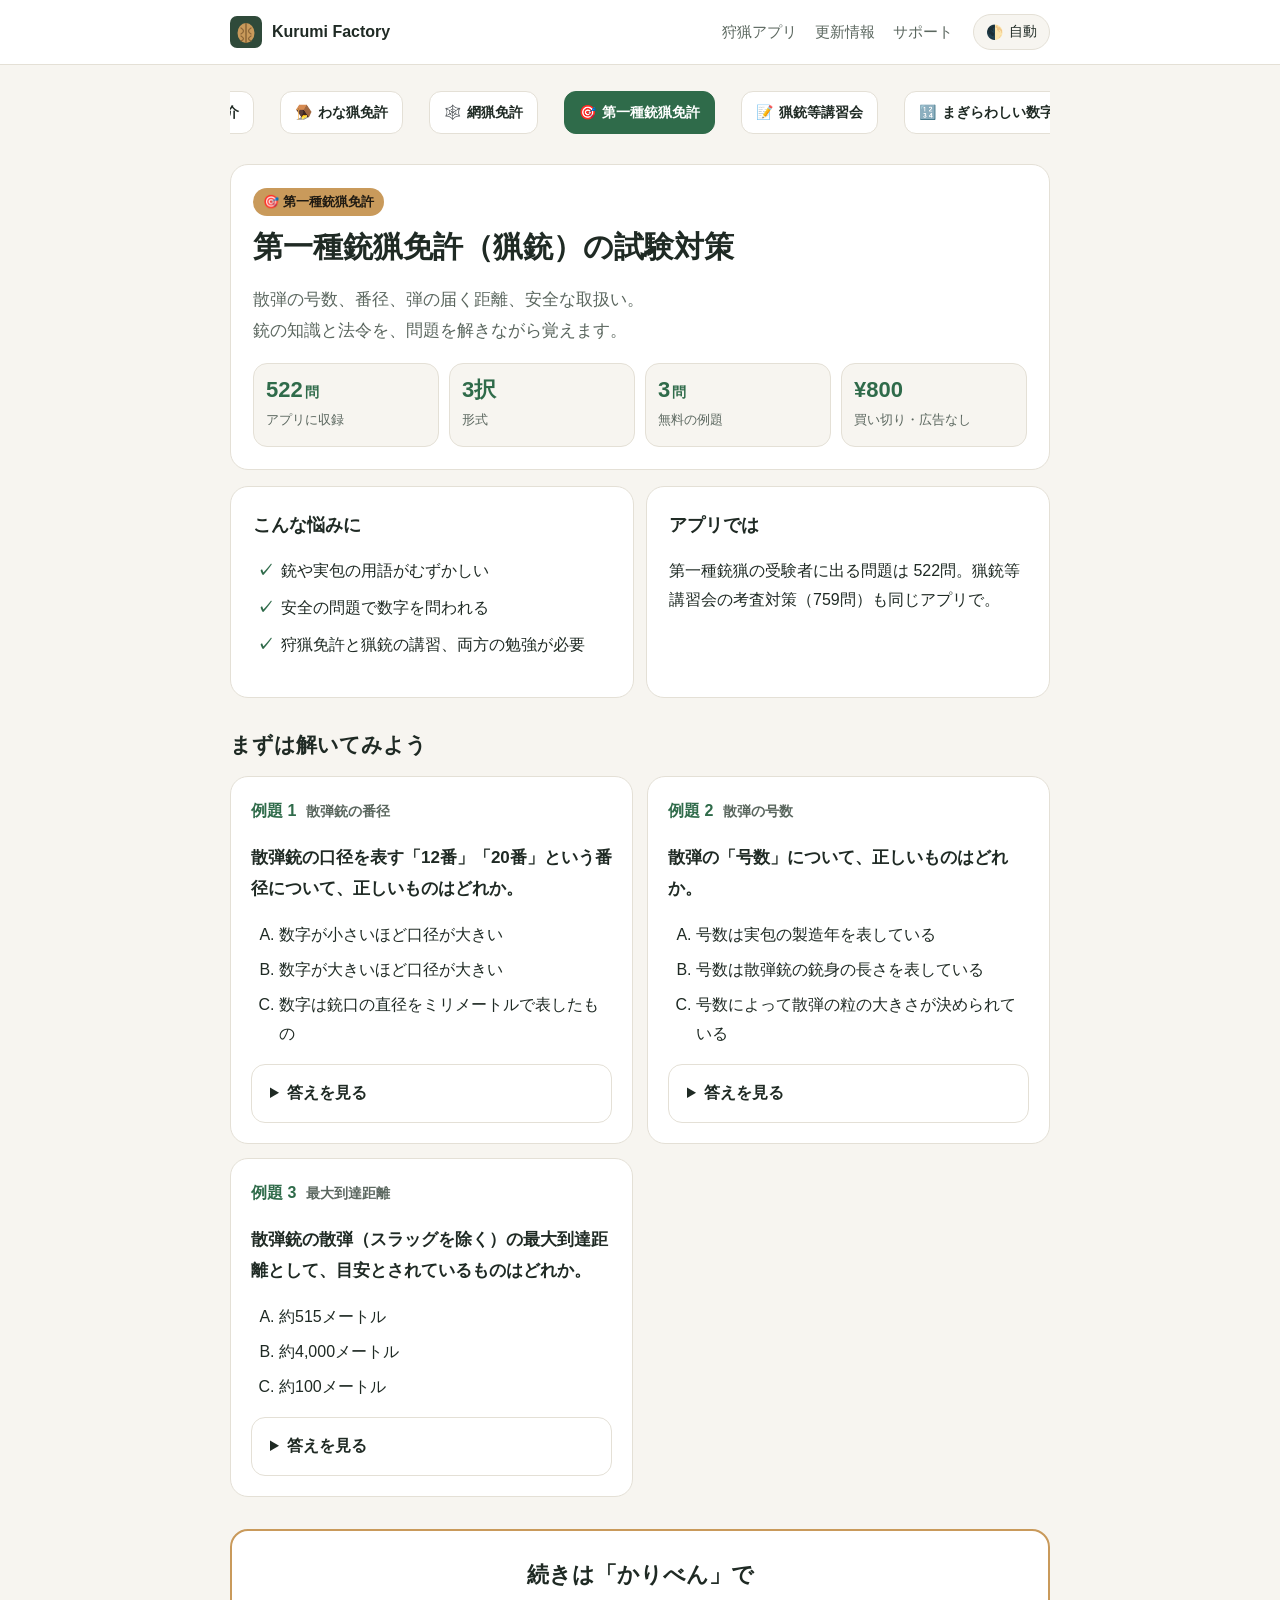
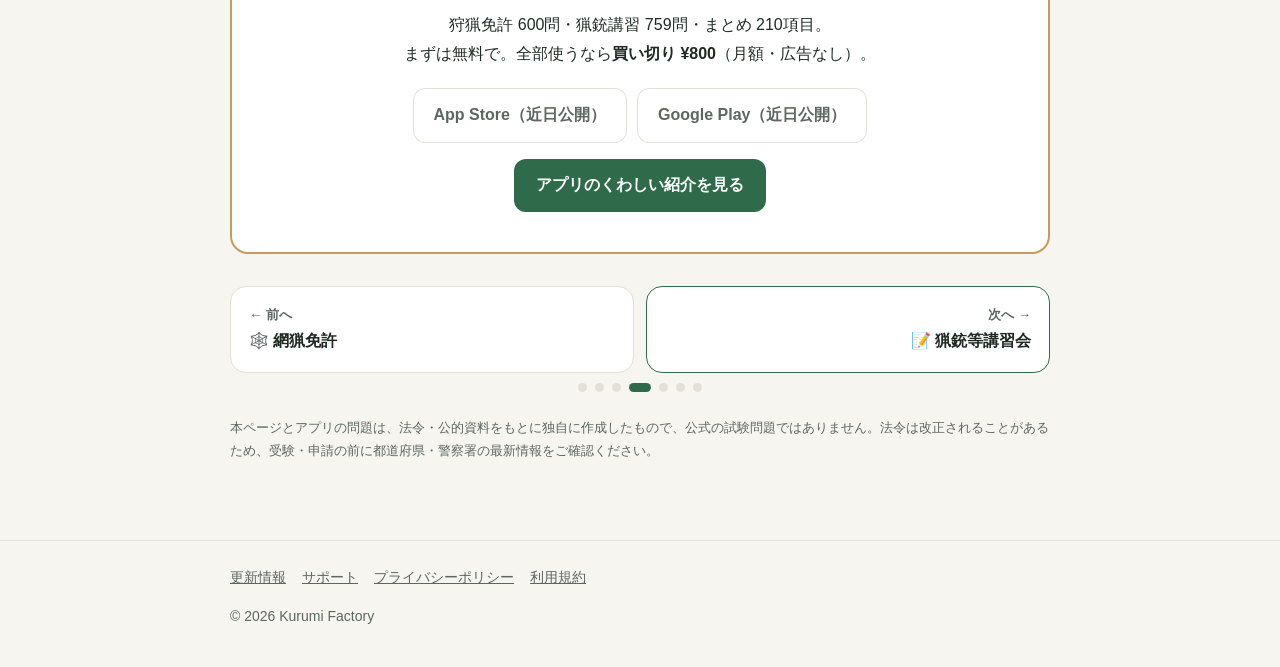
<file: hunting/jyu/index.html>
<!doctype html>
<html lang="ja"><head>
<meta charset="utf-8"><meta name="viewport" content="width=device-width,initial-scale=1">
<title>第一種銃猟免許（猟銃）の試験対策｜Kurumi Factory</title><meta name="description" content="第一種銃猟免許の知識試験に出る問題を、無料の例題つきで。銃猟の受験者向けに522問を収録。猟銃等講習会の考査対策も。">
<meta property="og:title" content="第一種銃猟免許（猟銃）の試験対策｜Kurumi Factory"><meta property="og:description" content="第一種銃猟免許の知識試験に出る問題を、無料の例題つきで。銃猟の受験者向けに522問を収録。猟銃等講習会の考査対策も。">
<meta property="og:url" content="https://kurumifactory.com/hunting/jyu/"><meta property="og:type" content="website">
<meta name="color-scheme" content="light dark">
<link rel="icon" href="/assets/favicon.svg" type="image/svg+xml">
<link rel="stylesheet" href="/assets/site.css">
<script src="/assets/theme.js"></script>
<script src="/assets/pager.js" defer></script>
</head><body>
<header><div class="wrap"><a class="brand" href="/"><img src="/assets/favicon.svg" alt="">Kurumi Factory</a>
<div class="head-right"><nav><a href="/hunting/">狩猟アプリ</a><a href="/news/">更新情報</a><a href="/support/">サポート</a></nav>
<button id="theme-btn" class="theme-btn" type="button"><span class="icon">🌓</span><span class="label">自動</span></button></div></div></header>
<main><div class="wrap">
<nav class="rail" aria-label="対策ページ"><a class="rail-item" href="/hunting/"><span>📊</span>アプリの紹介</a><a class="rail-item" href="/hunting/wana/"><span>🪤</span>わな猟免許</a><a class="rail-item" href="/hunting/ami/"><span>🕸️</span>網猟免許</a><a class="rail-item on" href="/hunting/jyu/" aria-current=page><span>🎯</span>第一種銃猟免許</a><a class="rail-item" href="/hunting/koushu/"><span>📝</span>猟銃等講習会</a><a class="rail-item" href="/hunting/suji/"><span>🔢</span>まぎらわしい数字</a><a class="rail-item" href="/hunting/chojyu/"><span>🦆</span>狩猟鳥獣の見分け</a></nav>
<section class="panel hero">
<span class="badge">🎯 第一種銃猟免許</span>
<h1>第一種銃猟免許（猟銃）の試験対策</h1>
<p class="lead">散弾の号数、番径、弾の届く距離、安全な取扱い。<br>銃の知識と法令を、問題を解きながら覚えます。</p>
<div class="tiles">
<div class="tile"><b>522<small>問</small></b><span>アプリに収録</span></div>
<div class="tile"><b>3択</b><span>形式</span></div>
<div class="tile"><b>3<small>問</small></b><span>無料の例題</span></div>
<div class="tile"><b>¥800</b><span>買い切り・広告なし</span></div>
</div>
</section>
<div class="panels two">
<section class="panel"><h2>こんな悩みに</h2><ul class="checks"><li>銃や実包の用語がむずかしい</li><li>安全の問題で数字を問われる</li><li>狩猟免許と猟銃の講習、両方の勉強が必要</li></ul></section>
<section class="panel"><h2>アプリでは</h2><p>第一種銃猟の受験者に出る問題は 522問。猟銃等講習会の考査対策（759問）も同じアプリで。</p></section>
</div>

<h2 class="sec">まずは解いてみよう</h2>
<div class="quizzes"><div class="quiz"><p class="qno">例題 1<span>散弾銃の番径</span></p>
<p class="qtext">散弾銃の口径を表す「12番」「20番」という番径について、正しいものはどれか。</p><ol class="choices"><li>数字が小さいほど口径が大きい</li><li>数字が大きいほど口径が大きい</li><li>数字は銃口の直径をミリメートルで表したもの</li></ol>
<details><summary>答えを見る</summary><p class="ans">正解: A. 数字が小さいほど口径が大きい</p><p>番径は一種の重量表示法で、数字が小さいほど口径が大きくなります（12番は20番より太い）。直径の数値そのものではありません。</p>
<p class="muted small">根拠: 警察庁 基準問題No.325</p></details></div>
<div class="quiz"><p class="qno">例題 2<span>散弾の号数</span></p>
<p class="qtext">散弾の「号数」について、正しいものはどれか。</p><ol class="choices"><li>号数は実包の製造年を表している</li><li>号数は散弾銃の銃身の長さを表している</li><li>号数によって散弾の粒の大きさが決められている</li></ol>
<details><summary>答えを見る</summary><p class="ans">正解: C. 号数によって散弾の粒の大きさが決められている</p><p>散弾は号数で粒の大きさが決まっており、獲物に合った号数を選ぶことが大切です。散弾の最大到達距離も、銃の番径ではなく散弾の号数で決まります。</p>
<p class="muted small">根拠: 警察庁 基準問題No.326・341</p></details></div>
<div class="quiz"><p class="qno">例題 3<span>最大到達距離</span></p>
<p class="qtext">散弾銃の散弾（スラッグを除く）の最大到達距離として、目安とされているものはどれか。</p><ol class="choices"><li>約515メートル</li><li>約4,000メートル</li><li>約100メートル</li></ol>
<details><summary>答えを見る</summary><p class="ans">正解: A. 約515メートル</p><p>散弾は約515メートル、ライフルドスラッグは約700メートル、ライフル銃は約4,000メートルに達するものもあります。有効射程より遠くまで危険が及ぶことを覚えておきましょう。</p>
<p class="muted small">根拠: 警察庁 基準問題No.338〜340</p></details></div></div>
<div class="cta">
<p class="cta-title">続きは「かりべん」で</p>
<p>狩猟免許 600問・猟銃講習 759問・まとめ 210項目。<br>まずは無料で。全部使うなら<b>買い切り ¥800</b>（月額・広告なし）。</p>
<div class="stores"><span class="store" aria-disabled="true">App Store（近日公開）</span><span class="store" aria-disabled="true">Google Play（近日公開）</span></div>
<p><a class="btn" href="/hunting/">アプリのくわしい紹介を見る</a></p>
</div>
<div class="pager"><a class="pg prev" href="/hunting/ami/" data-prev><small>← 前へ</small><b>🕸️ 網猟免許</b></a><a class="pg next" href="/hunting/koushu/" data-next><small>次へ →</small><b>📝 猟銃等講習会</b></a></div><div class="dots"><a class="dot" href="/hunting/" aria-label="アプリの紹介"></a><a class="dot" href="/hunting/wana/" aria-label="わな猟免許"></a><a class="dot" href="/hunting/ami/" aria-label="網猟免許"></a><a class="dot on" href="/hunting/jyu/" aria-label="第一種銃猟免許"></a><a class="dot" href="/hunting/koushu/" aria-label="猟銃等講習会"></a><a class="dot" href="/hunting/suji/" aria-label="まぎらわしい数字"></a><a class="dot" href="/hunting/chojyu/" aria-label="狩猟鳥獣の見分け"></a></div>
<p class="muted small">本ページとアプリの問題は、法令・公的資料をもとに独自に作成したもので、公式の試験問題ではありません。法令は改正されることがあるため、受験・申請の前に都道府県・警察署の最新情報をご確認ください。</p>
</div></main>
<footer><div class="wrap"><a href="/news/">更新情報</a><a href="/support/">サポート</a><a href="/privacy/">プライバシーポリシー</a><a href="/terms/">利用規約</a>
<p>&copy; 2026 Kurumi Factory</p></div></footer>
</body></html>
</file>
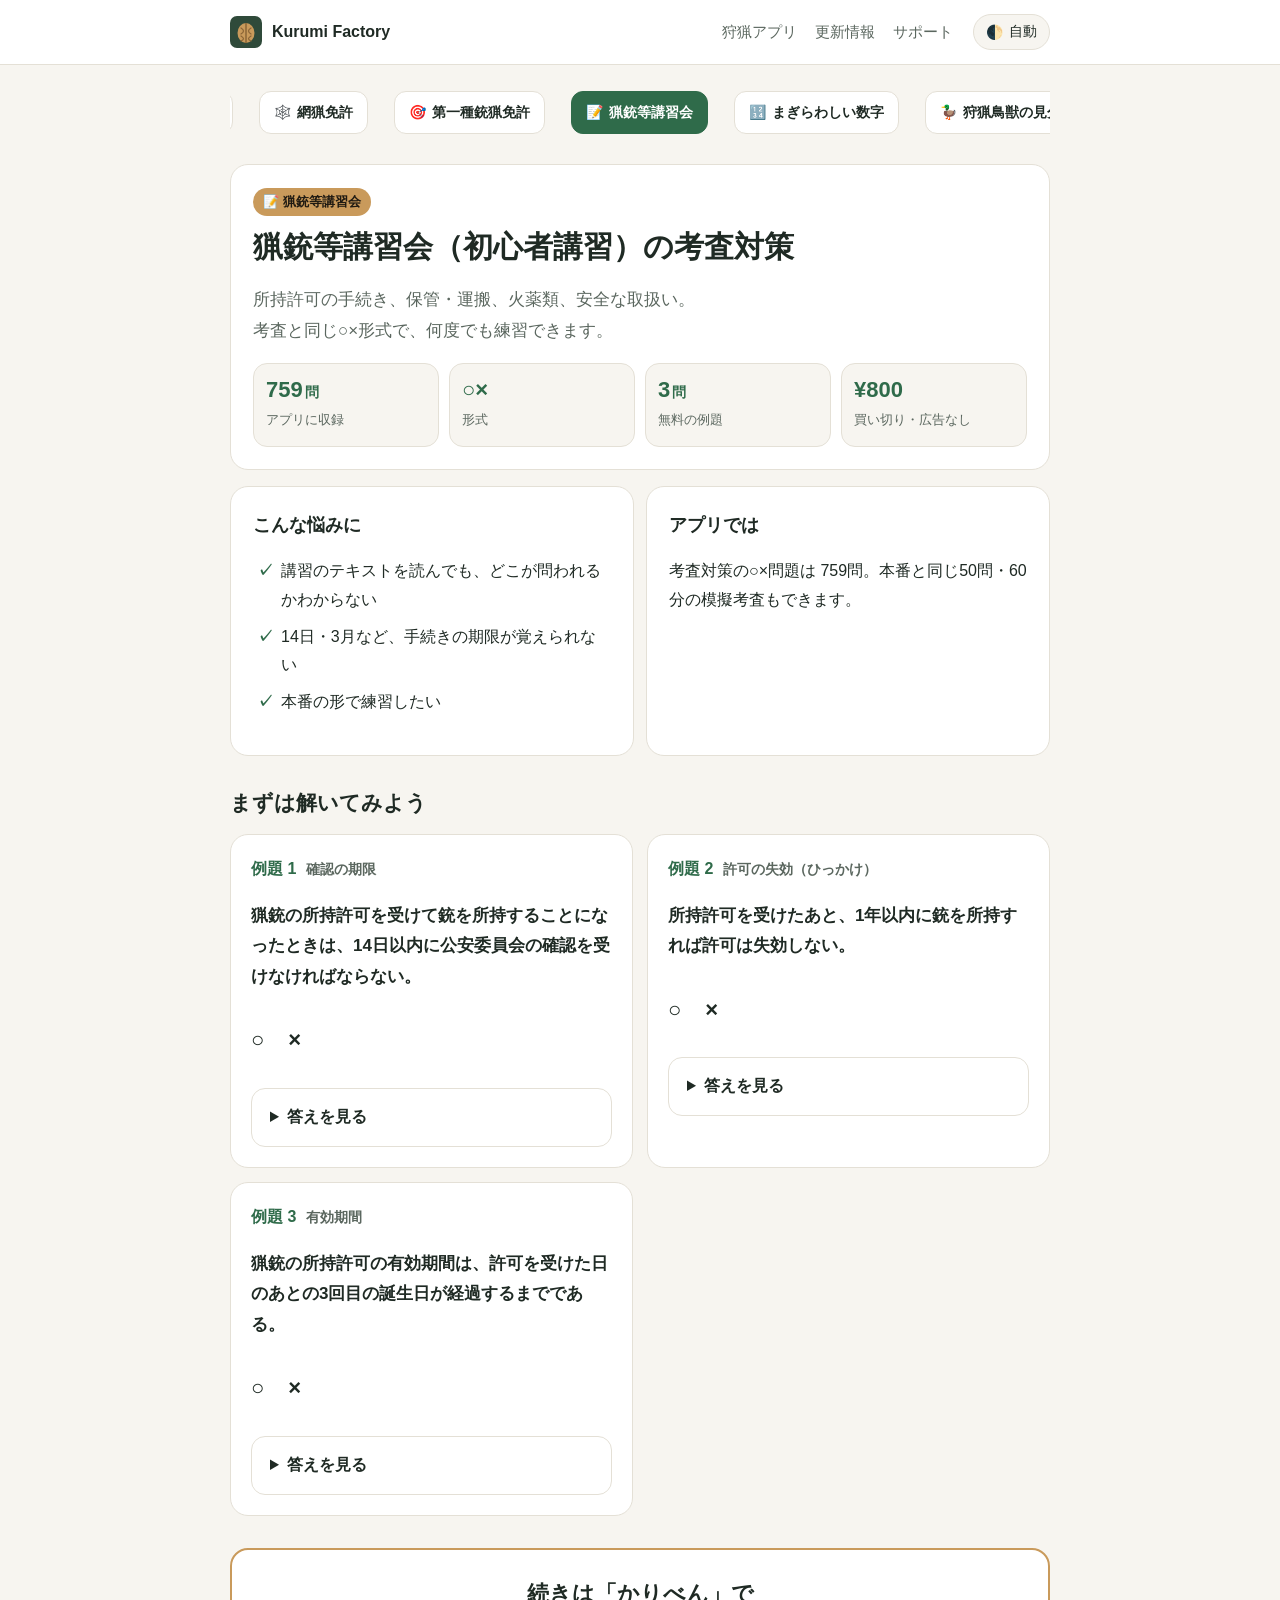
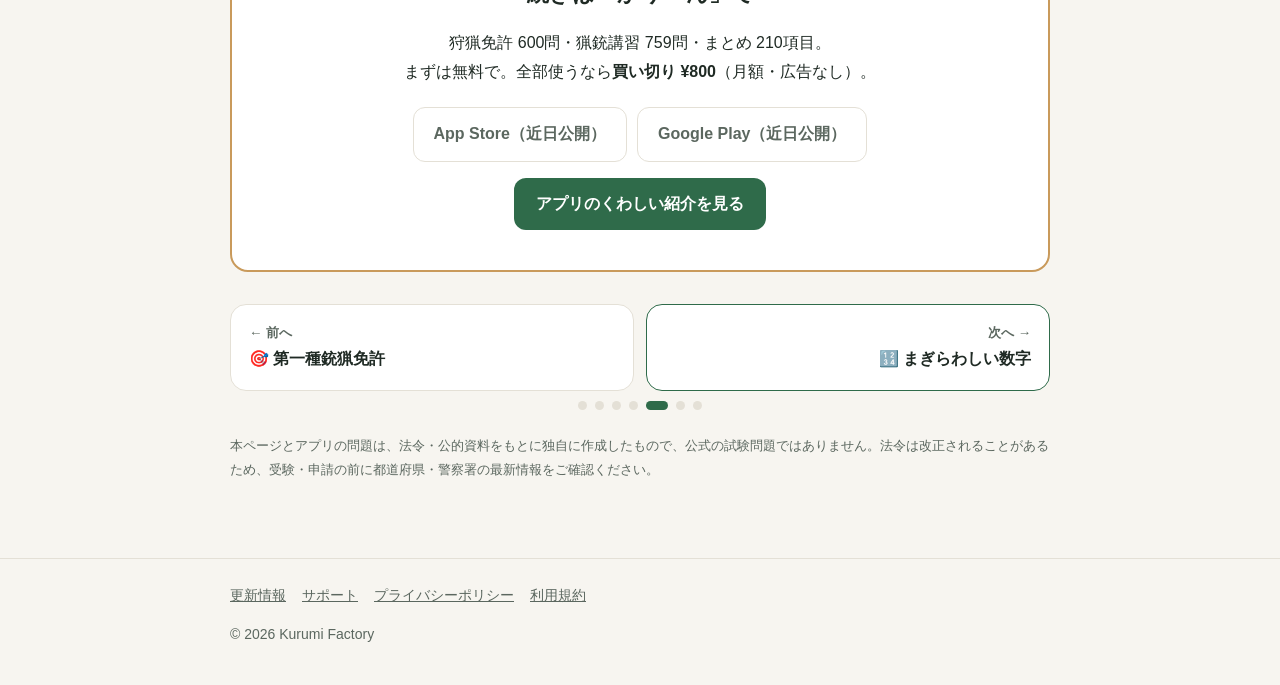
<file: hunting/koushu/index.html>
<!doctype html>
<html lang="ja"><head>
<meta charset="utf-8"><meta name="viewport" content="width=device-width,initial-scale=1">
<title>猟銃等講習会（初心者講習）の考査対策｜Kurumi Factory</title><meta name="description" content="猟銃等講習会の考査に向けた○×問題759問。本番と同じ50問・60分の模擬考査つき。無料の例題あり。">
<meta property="og:title" content="猟銃等講習会（初心者講習）の考査対策｜Kurumi Factory"><meta property="og:description" content="猟銃等講習会の考査に向けた○×問題759問。本番と同じ50問・60分の模擬考査つき。無料の例題あり。">
<meta property="og:url" content="https://kurumifactory.com/hunting/koushu/"><meta property="og:type" content="website">
<meta name="color-scheme" content="light dark">
<link rel="icon" href="/assets/favicon.svg" type="image/svg+xml">
<link rel="stylesheet" href="/assets/site.css">
<script src="/assets/theme.js"></script>
<script src="/assets/pager.js" defer></script>
</head><body>
<header><div class="wrap"><a class="brand" href="/"><img src="/assets/favicon.svg" alt="">Kurumi Factory</a>
<div class="head-right"><nav><a href="/hunting/">狩猟アプリ</a><a href="/news/">更新情報</a><a href="/support/">サポート</a></nav>
<button id="theme-btn" class="theme-btn" type="button"><span class="icon">🌓</span><span class="label">自動</span></button></div></div></header>
<main><div class="wrap">
<nav class="rail" aria-label="対策ページ"><a class="rail-item" href="/hunting/"><span>📊</span>アプリの紹介</a><a class="rail-item" href="/hunting/wana/"><span>🪤</span>わな猟免許</a><a class="rail-item" href="/hunting/ami/"><span>🕸️</span>網猟免許</a><a class="rail-item" href="/hunting/jyu/"><span>🎯</span>第一種銃猟免許</a><a class="rail-item on" href="/hunting/koushu/" aria-current=page><span>📝</span>猟銃等講習会</a><a class="rail-item" href="/hunting/suji/"><span>🔢</span>まぎらわしい数字</a><a class="rail-item" href="/hunting/chojyu/"><span>🦆</span>狩猟鳥獣の見分け</a></nav>
<section class="panel hero">
<span class="badge">📝 猟銃等講習会</span>
<h1>猟銃等講習会（初心者講習）の考査対策</h1>
<p class="lead">所持許可の手続き、保管・運搬、火薬類、安全な取扱い。<br>考査と同じ○×形式で、何度でも練習できます。</p>
<div class="tiles">
<div class="tile"><b>759<small>問</small></b><span>アプリに収録</span></div>
<div class="tile"><b>○×</b><span>形式</span></div>
<div class="tile"><b>3<small>問</small></b><span>無料の例題</span></div>
<div class="tile"><b>¥800</b><span>買い切り・広告なし</span></div>
</div>
</section>
<div class="panels two">
<section class="panel"><h2>こんな悩みに</h2><ul class="checks"><li>講習のテキストを読んでも、どこが問われるかわからない</li><li>14日・3月など、手続きの期限が覚えられない</li><li>本番の形で練習したい</li></ul></section>
<section class="panel"><h2>アプリでは</h2><p>考査対策の○×問題は 759問。本番と同じ50問・60分の模擬考査もできます。</p></section>
</div>

<h2 class="sec">まずは解いてみよう</h2>
<div class="quizzes"><div class="quiz"><p class="qno">例題 1<span>確認の期限</span></p>
<p class="qtext">猟銃の所持許可を受けて銃を所持することになったときは、14日以内に公安委員会の確認を受けなければならない。</p><ol class="choices ox"><li>○</li><li>×</li></ol>
<details><summary>答えを見る</summary><p class="ans">正解: ○（正しい）</p><p>正しい。所持することとなった日から14日以内に、許可を受けた銃かどうかの確認を受けます。</p>
<p class="muted small">根拠: 銃刀法 第4条の4</p></details></div>
<div class="quiz"><p class="qno">例題 2<span>許可の失効（ひっかけ）</span></p>
<p class="qtext">所持許可を受けたあと、1年以内に銃を所持すれば許可は失効しない。</p><ol class="choices ox"><li>○</li><li>×</li></ol>
<details><summary>答えを見る</summary><p class="ans">正解: ×（誤り）</p><p>誤り。許可を受けた日から3月以内に所持しなければ失効します。</p>
<p class="muted small">根拠: 銃刀法 第8条</p></details></div>
<div class="quiz"><p class="qno">例題 3<span>有効期間</span></p>
<p class="qtext">猟銃の所持許可の有効期間は、許可を受けた日のあとの3回目の誕生日が経過するまでである。</p><ol class="choices ox"><li>○</li><li>×</li></ol>
<details><summary>答えを見る</summary><p class="ans">正解: ○（正しい）</p><p>正しい。更新後も、満了後の3回目の誕生日までです。</p>
<p class="muted small">根拠: 銃刀法 第7条の2</p></details></div></div>
<div class="cta">
<p class="cta-title">続きは「かりべん」で</p>
<p>狩猟免許 600問・猟銃講習 759問・まとめ 210項目。<br>まずは無料で。全部使うなら<b>買い切り ¥800</b>（月額・広告なし）。</p>
<div class="stores"><span class="store" aria-disabled="true">App Store（近日公開）</span><span class="store" aria-disabled="true">Google Play（近日公開）</span></div>
<p><a class="btn" href="/hunting/">アプリのくわしい紹介を見る</a></p>
</div>
<div class="pager"><a class="pg prev" href="/hunting/jyu/" data-prev><small>← 前へ</small><b>🎯 第一種銃猟免許</b></a><a class="pg next" href="/hunting/suji/" data-next><small>次へ →</small><b>🔢 まぎらわしい数字</b></a></div><div class="dots"><a class="dot" href="/hunting/" aria-label="アプリの紹介"></a><a class="dot" href="/hunting/wana/" aria-label="わな猟免許"></a><a class="dot" href="/hunting/ami/" aria-label="網猟免許"></a><a class="dot" href="/hunting/jyu/" aria-label="第一種銃猟免許"></a><a class="dot on" href="/hunting/koushu/" aria-label="猟銃等講習会"></a><a class="dot" href="/hunting/suji/" aria-label="まぎらわしい数字"></a><a class="dot" href="/hunting/chojyu/" aria-label="狩猟鳥獣の見分け"></a></div>
<p class="muted small">本ページとアプリの問題は、法令・公的資料をもとに独自に作成したもので、公式の試験問題ではありません。法令は改正されることがあるため、受験・申請の前に都道府県・警察署の最新情報をご確認ください。</p>
</div></main>
<footer><div class="wrap"><a href="/news/">更新情報</a><a href="/support/">サポート</a><a href="/privacy/">プライバシーポリシー</a><a href="/terms/">利用規約</a>
<p>&copy; 2026 Kurumi Factory</p></div></footer>
</body></html>
</file>
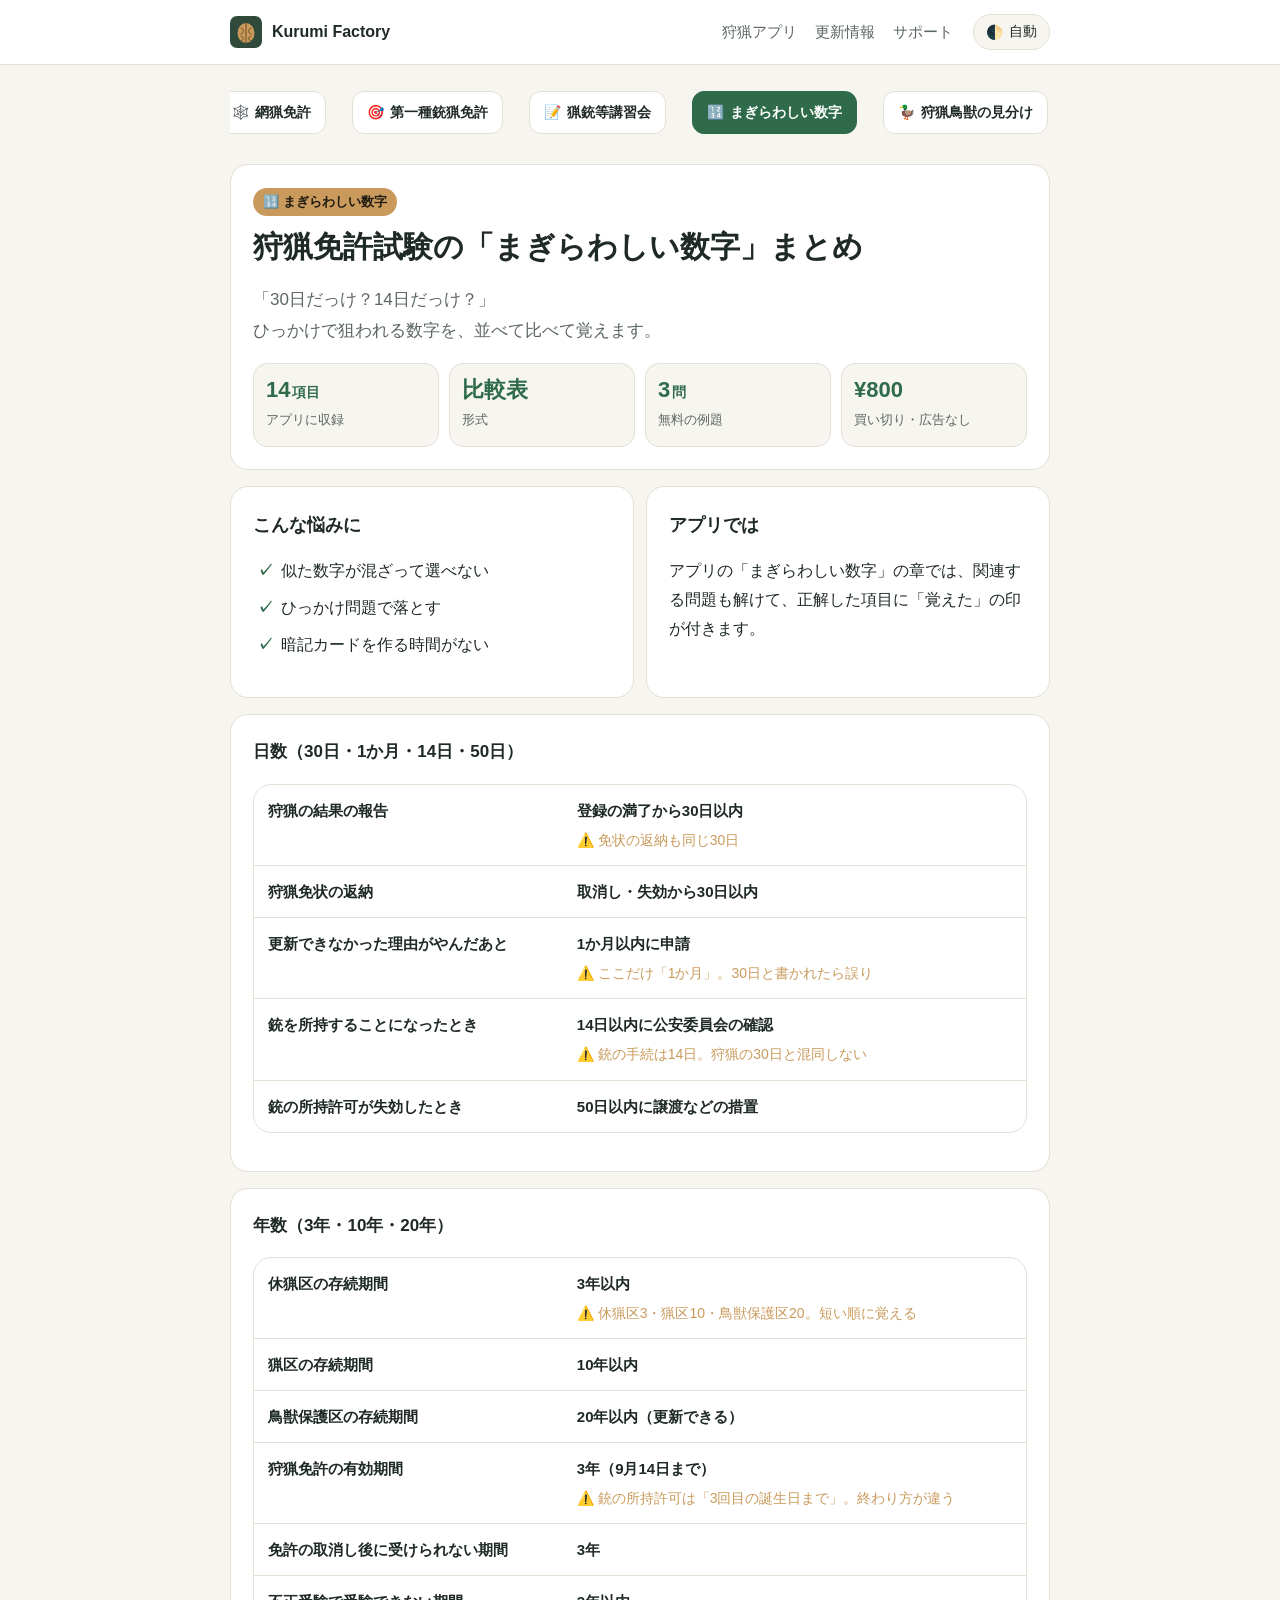
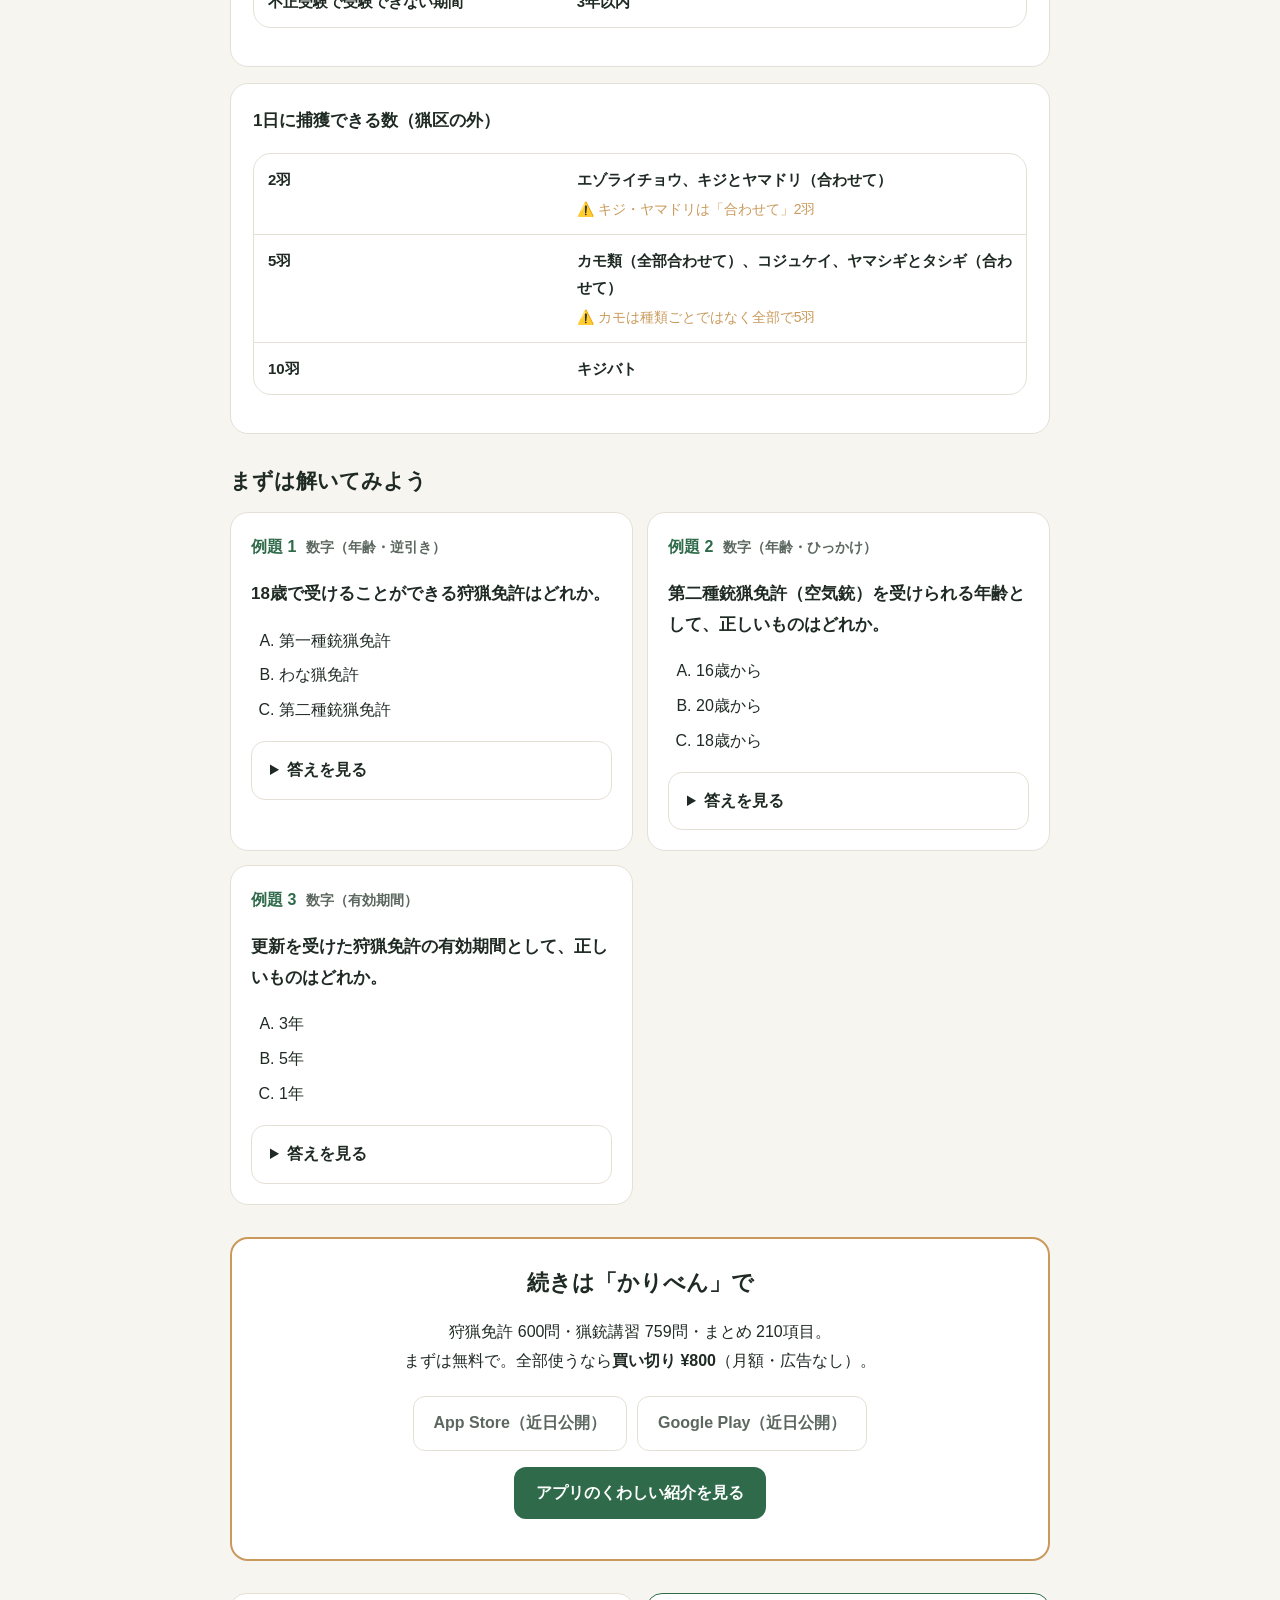
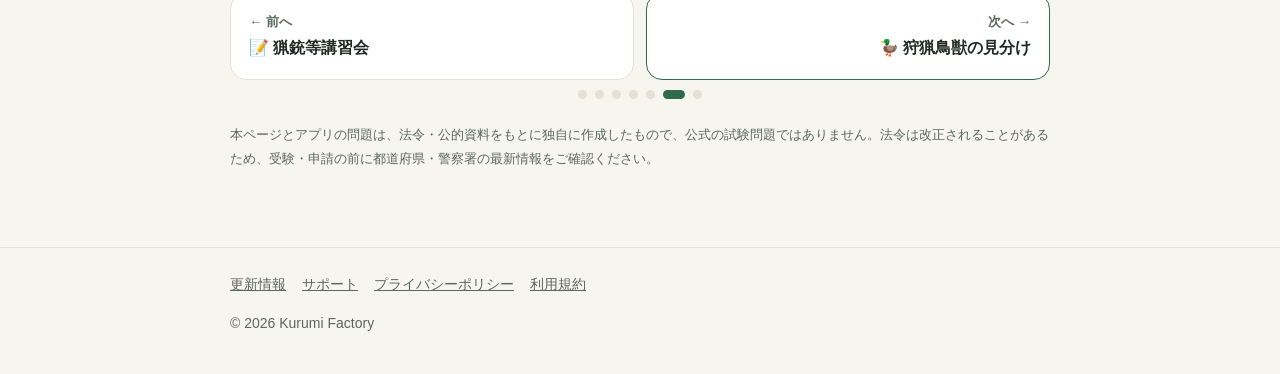
<file: hunting/suji/index.html>
<!doctype html>
<html lang="ja"><head>
<meta charset="utf-8"><meta name="viewport" content="width=device-width,initial-scale=1">
<title>狩猟免許試験のまぎらわしい数字まとめ｜Kurumi Factory</title><meta name="description" content="狩猟免許試験のひっかけで狙われる数字（30日・14日・1か月、3年・10年・20年、1日の捕獲数）を並べて比較。例題つき。">
<meta property="og:title" content="狩猟免許試験のまぎらわしい数字まとめ｜Kurumi Factory"><meta property="og:description" content="狩猟免許試験のひっかけで狙われる数字（30日・14日・1か月、3年・10年・20年、1日の捕獲数）を並べて比較。例題つき。">
<meta property="og:url" content="https://kurumifactory.com/hunting/suji/"><meta property="og:type" content="website">
<meta name="color-scheme" content="light dark">
<link rel="icon" href="/assets/favicon.svg" type="image/svg+xml">
<link rel="stylesheet" href="/assets/site.css">
<script src="/assets/theme.js"></script>
<script src="/assets/pager.js" defer></script>
</head><body>
<header><div class="wrap"><a class="brand" href="/"><img src="/assets/favicon.svg" alt="">Kurumi Factory</a>
<div class="head-right"><nav><a href="/hunting/">狩猟アプリ</a><a href="/news/">更新情報</a><a href="/support/">サポート</a></nav>
<button id="theme-btn" class="theme-btn" type="button"><span class="icon">🌓</span><span class="label">自動</span></button></div></div></header>
<main><div class="wrap">
<nav class="rail" aria-label="対策ページ"><a class="rail-item" href="/hunting/"><span>📊</span>アプリの紹介</a><a class="rail-item" href="/hunting/wana/"><span>🪤</span>わな猟免許</a><a class="rail-item" href="/hunting/ami/"><span>🕸️</span>網猟免許</a><a class="rail-item" href="/hunting/jyu/"><span>🎯</span>第一種銃猟免許</a><a class="rail-item" href="/hunting/koushu/"><span>📝</span>猟銃等講習会</a><a class="rail-item on" href="/hunting/suji/" aria-current=page><span>🔢</span>まぎらわしい数字</a><a class="rail-item" href="/hunting/chojyu/"><span>🦆</span>狩猟鳥獣の見分け</a></nav>
<section class="panel hero">
<span class="badge">🔢 まぎらわしい数字</span>
<h1>狩猟免許試験の「まぎらわしい数字」まとめ</h1>
<p class="lead">「30日だっけ？14日だっけ？」<br>ひっかけで狙われる数字を、並べて比べて覚えます。</p>
<div class="tiles">
<div class="tile"><b>14<small>項目</small></b><span>アプリに収録</span></div>
<div class="tile"><b>比較表</b><span>形式</span></div>
<div class="tile"><b>3<small>問</small></b><span>無料の例題</span></div>
<div class="tile"><b>¥800</b><span>買い切り・広告なし</span></div>
</div>
</section>
<div class="panels two">
<section class="panel"><h2>こんな悩みに</h2><ul class="checks"><li>似た数字が混ざって選べない</li><li>ひっかけ問題で落とす</li><li>暗記カードを作る時間がない</li></ul></section>
<section class="panel"><h2>アプリでは</h2><p>アプリの「まぎらわしい数字」の章では、関連する問題も解けて、正解した項目に「覚えた」の印が付きます。</p></section>
</div>
<div class="panel"><h3>日数（30日・1か月・14日・50日）</h3><table class="compare sum"><tr><th>狩猟の結果の報告</th><td><b>登録の満了から30日以内</b><div class="tip">⚠️ 免状の返納も同じ30日</div></td></tr><tr><th>狩猟免状の返納</th><td><b>取消し・失効から30日以内</b></td></tr><tr><th>更新できなかった理由がやんだあと</th><td><b>1か月以内に申請</b><div class="tip">⚠️ ここだけ「1か月」。30日と書かれたら誤り</div></td></tr><tr><th>銃を所持することになったとき</th><td><b>14日以内に公安委員会の確認</b><div class="tip">⚠️ 銃の手続は14日。狩猟の30日と混同しない</div></td></tr><tr><th>銃の所持許可が失効したとき</th><td><b>50日以内に譲渡などの措置</b></td></tr></table></div><div class="panel"><h3>年数（3年・10年・20年）</h3><table class="compare sum"><tr><th>休猟区の存続期間</th><td><b>3年以内</b><div class="tip">⚠️ 休猟区3・猟区10・鳥獣保護区20。短い順に覚える</div></td></tr><tr><th>猟区の存続期間</th><td><b>10年以内</b></td></tr><tr><th>鳥獣保護区の存続期間</th><td><b>20年以内（更新できる）</b></td></tr><tr><th>狩猟免許の有効期間</th><td><b>3年（9月14日まで）</b><div class="tip">⚠️ 銃の所持許可は「3回目の誕生日まで」。終わり方が違う</div></td></tr><tr><th>免許の取消し後に受けられない期間</th><td><b>3年</b></td></tr><tr><th>不正受験で受験できない期間</th><td><b>3年以内</b></td></tr></table></div><div class="panel"><h3>1日に捕獲できる数（猟区の外）</h3><table class="compare sum"><tr><th>2羽</th><td><b>エゾライチョウ、キジとヤマドリ（合わせて）</b><div class="tip">⚠️ キジ・ヤマドリは「合わせて」2羽</div></td></tr><tr><th>5羽</th><td><b>カモ類（全部合わせて）、コジュケイ、ヤマシギとタシギ（合わせて）</b><div class="tip">⚠️ カモは種類ごとではなく全部で5羽</div></td></tr><tr><th>10羽</th><td><b>キジバト</b></td></tr></table></div>
<h2 class="sec">まずは解いてみよう</h2>
<div class="quizzes"><div class="quiz"><p class="qno">例題 1<span>数字（年齢・逆引き）</span></p>
<p class="qtext">18歳で受けることができる狩猟免許はどれか。</p><ol class="choices"><li>第一種銃猟免許</li><li>わな猟免許</li><li>第二種銃猟免許</li></ol>
<details><summary>答えを見る</summary><p class="ans">正解: B. わな猟免許</p><p>わな猟・網猟免許は18歳から、銃猟免許は第一種・第二種とも20歳からです。</p>
<p class="muted small">根拠: 鳥獣法 第40条</p></details></div>
<div class="quiz"><p class="qno">例題 2<span>数字（年齢・ひっかけ）</span></p>
<p class="qtext">第二種銃猟免許（空気銃）を受けられる年齢として、正しいものはどれか。</p><ol class="choices"><li>16歳から</li><li>20歳から</li><li>18歳から</li></ol>
<details><summary>答えを見る</summary><p class="ans">正解: B. 20歳から</p><p>空気銃の所持許可は18歳からでも、狩猟免許は銃猟であれば第二種も20歳からです。</p>
<p class="muted small">根拠: 鳥獣法 第40条 / 銃刀法 第5条</p></details></div>
<div class="quiz"><p class="qno">例題 3<span>数字（有効期間）</span></p>
<p class="qtext">更新を受けた狩猟免許の有効期間として、正しいものはどれか。</p><ol class="choices"><li>3年</li><li>5年</li><li>1年</li></ol>
<details><summary>答えを見る</summary><p class="ans">正解: A. 3年</p><p>新しく受けたときも更新したときも、狩猟免許は3年ごとに更新します。</p>
<p class="muted small">根拠: 鳥獣法 第44条</p></details></div></div>
<div class="cta">
<p class="cta-title">続きは「かりべん」で</p>
<p>狩猟免許 600問・猟銃講習 759問・まとめ 210項目。<br>まずは無料で。全部使うなら<b>買い切り ¥800</b>（月額・広告なし）。</p>
<div class="stores"><span class="store" aria-disabled="true">App Store（近日公開）</span><span class="store" aria-disabled="true">Google Play（近日公開）</span></div>
<p><a class="btn" href="/hunting/">アプリのくわしい紹介を見る</a></p>
</div>
<div class="pager"><a class="pg prev" href="/hunting/koushu/" data-prev><small>← 前へ</small><b>📝 猟銃等講習会</b></a><a class="pg next" href="/hunting/chojyu/" data-next><small>次へ →</small><b>🦆 狩猟鳥獣の見分け</b></a></div><div class="dots"><a class="dot" href="/hunting/" aria-label="アプリの紹介"></a><a class="dot" href="/hunting/wana/" aria-label="わな猟免許"></a><a class="dot" href="/hunting/ami/" aria-label="網猟免許"></a><a class="dot" href="/hunting/jyu/" aria-label="第一種銃猟免許"></a><a class="dot" href="/hunting/koushu/" aria-label="猟銃等講習会"></a><a class="dot on" href="/hunting/suji/" aria-label="まぎらわしい数字"></a><a class="dot" href="/hunting/chojyu/" aria-label="狩猟鳥獣の見分け"></a></div>
<p class="muted small">本ページとアプリの問題は、法令・公的資料をもとに独自に作成したもので、公式の試験問題ではありません。法令は改正されることがあるため、受験・申請の前に都道府県・警察署の最新情報をご確認ください。</p>
</div></main>
<footer><div class="wrap"><a href="/news/">更新情報</a><a href="/support/">サポート</a><a href="/privacy/">プライバシーポリシー</a><a href="/terms/">利用規約</a>
<p>&copy; 2026 Kurumi Factory</p></div></footer>
</body></html>
</file>
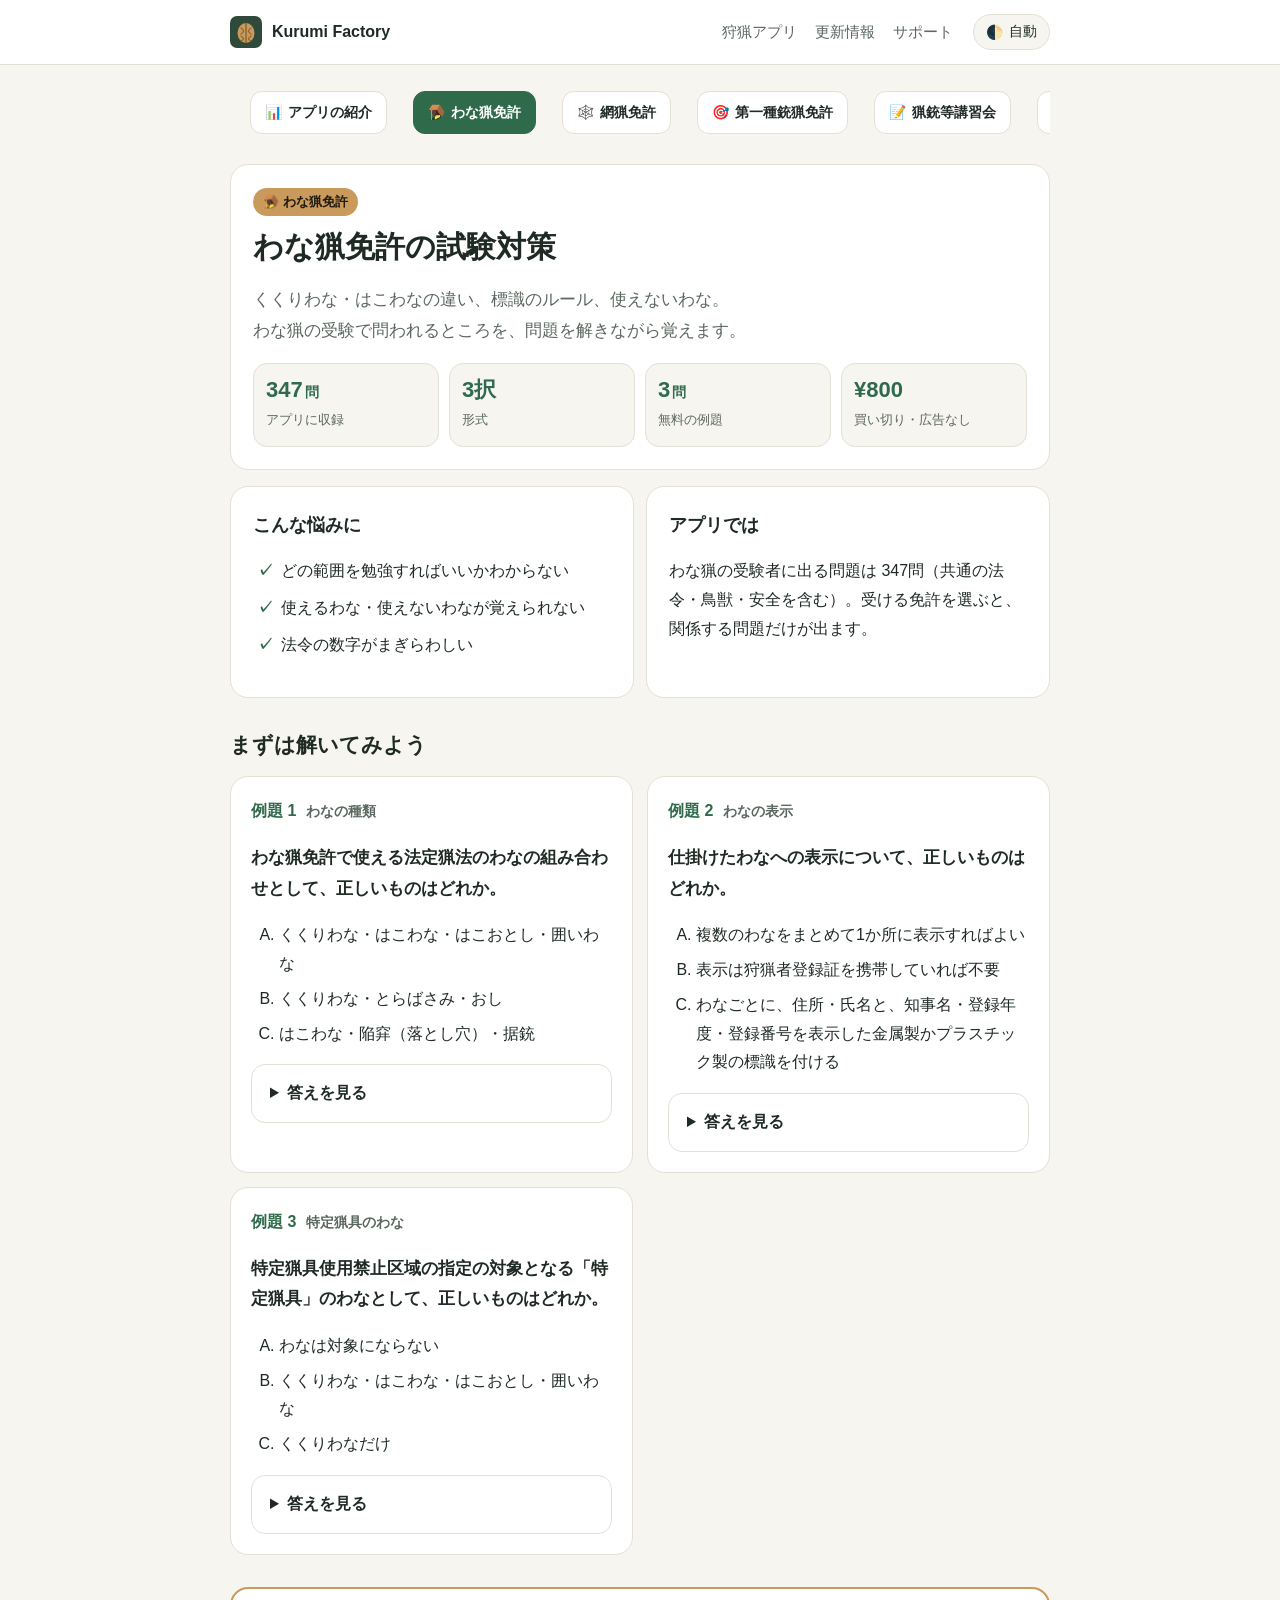
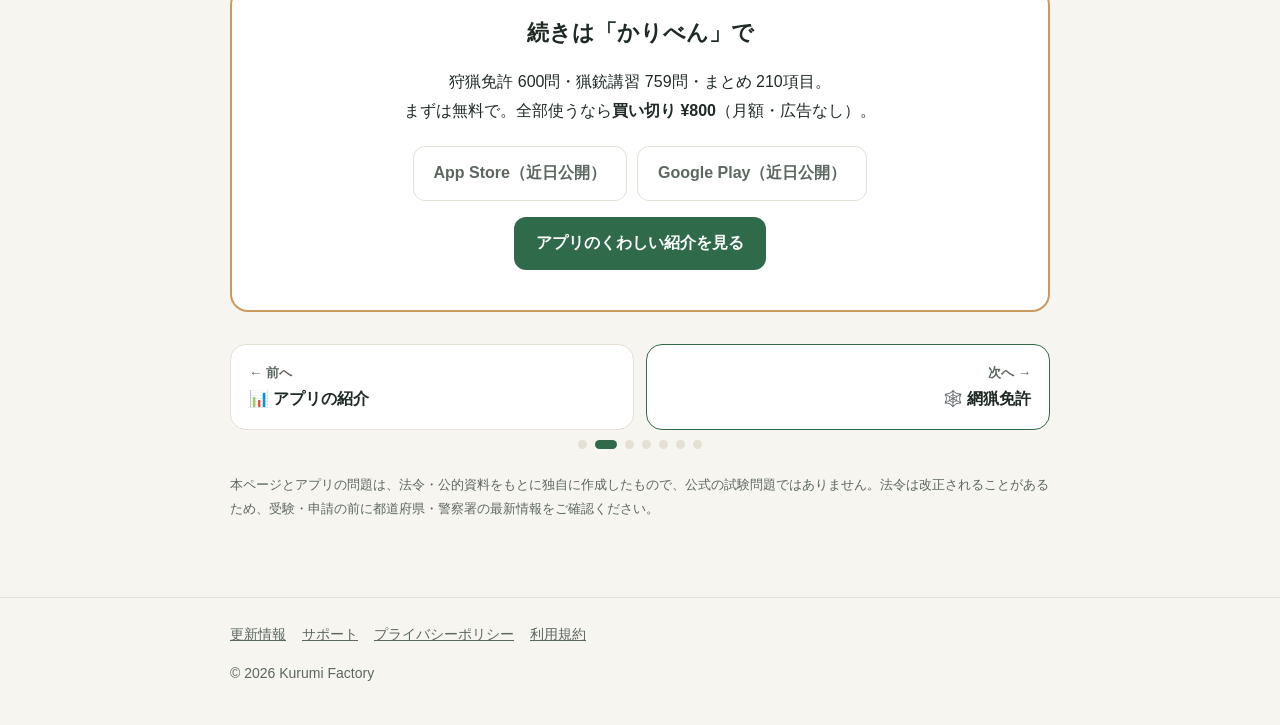
<file: hunting/wana/index.html>
<!doctype html>
<html lang="ja"><head>
<meta charset="utf-8"><meta name="viewport" content="width=device-width,initial-scale=1">
<title>わな猟免許の試験対策｜Kurumi Factory</title><meta name="description" content="わな猟免許の知識試験に出る問題を、無料の例題つきで。わな猟の受験者向けに347問を収録した問題集アプリ。">
<meta property="og:title" content="わな猟免許の試験対策｜Kurumi Factory"><meta property="og:description" content="わな猟免許の知識試験に出る問題を、無料の例題つきで。わな猟の受験者向けに347問を収録した問題集アプリ。">
<meta property="og:url" content="https://kurumifactory.com/hunting/wana/"><meta property="og:type" content="website">
<meta name="color-scheme" content="light dark">
<link rel="icon" href="/assets/favicon.svg" type="image/svg+xml">
<link rel="stylesheet" href="/assets/site.css">
<script src="/assets/theme.js"></script>
<script src="/assets/pager.js" defer></script>
</head><body>
<header><div class="wrap"><a class="brand" href="/"><img src="/assets/favicon.svg" alt="">Kurumi Factory</a>
<div class="head-right"><nav><a href="/hunting/">狩猟アプリ</a><a href="/news/">更新情報</a><a href="/support/">サポート</a></nav>
<button id="theme-btn" class="theme-btn" type="button"><span class="icon">🌓</span><span class="label">自動</span></button></div></div></header>
<main><div class="wrap">
<nav class="rail" aria-label="対策ページ"><a class="rail-item" href="/hunting/"><span>📊</span>アプリの紹介</a><a class="rail-item on" href="/hunting/wana/" aria-current=page><span>🪤</span>わな猟免許</a><a class="rail-item" href="/hunting/ami/"><span>🕸️</span>網猟免許</a><a class="rail-item" href="/hunting/jyu/"><span>🎯</span>第一種銃猟免許</a><a class="rail-item" href="/hunting/koushu/"><span>📝</span>猟銃等講習会</a><a class="rail-item" href="/hunting/suji/"><span>🔢</span>まぎらわしい数字</a><a class="rail-item" href="/hunting/chojyu/"><span>🦆</span>狩猟鳥獣の見分け</a></nav>
<section class="panel hero">
<span class="badge">🪤 わな猟免許</span>
<h1>わな猟免許の試験対策</h1>
<p class="lead">くくりわな・はこわなの違い、標識のルール、使えないわな。<br>わな猟の受験で問われるところを、問題を解きながら覚えます。</p>
<div class="tiles">
<div class="tile"><b>347<small>問</small></b><span>アプリに収録</span></div>
<div class="tile"><b>3択</b><span>形式</span></div>
<div class="tile"><b>3<small>問</small></b><span>無料の例題</span></div>
<div class="tile"><b>¥800</b><span>買い切り・広告なし</span></div>
</div>
</section>
<div class="panels two">
<section class="panel"><h2>こんな悩みに</h2><ul class="checks"><li>どの範囲を勉強すればいいかわからない</li><li>使えるわな・使えないわなが覚えられない</li><li>法令の数字がまぎらわしい</li></ul></section>
<section class="panel"><h2>アプリでは</h2><p>わな猟の受験者に出る問題は 347問（共通の法令・鳥獣・安全を含む）。受ける免許を選ぶと、関係する問題だけが出ます。</p></section>
</div>

<h2 class="sec">まずは解いてみよう</h2>
<div class="quizzes"><div class="quiz"><p class="qno">例題 1<span>わなの種類</span></p>
<p class="qtext">わな猟免許で使える法定猟法のわなの組み合わせとして、正しいものはどれか。</p><ol class="choices"><li>くくりわな・はこわな・はこおとし・囲いわな</li><li>くくりわな・とらばさみ・おし</li><li>はこわな・陥穽（落とし穴）・据銃</li></ol>
<details><summary>答えを見る</summary><p class="ans">正解: A. くくりわな・はこわな・はこおとし・囲いわな</p><p>とらばさみ・おしは獣類の捕獲に使えず、陥穽や据銃は危険猟法として禁止されています。</p>
<p class="muted small">根拠: 鳥獣法施行規則 第2条 / 鳥獣法施行規則 第45条</p></details></div>
<div class="quiz"><p class="qno">例題 2<span>わなの表示</span></p>
<p class="qtext">仕掛けたわなへの表示について、正しいものはどれか。</p><ol class="choices"><li>複数のわなをまとめて1か所に表示すればよい</li><li>表示は狩猟者登録証を携帯していれば不要</li><li>わなごとに、住所・氏名と、知事名・登録年度・登録番号を表示した金属製かプラスチック製の標識を付ける</li></ol>
<details><summary>答えを見る</summary><p class="ans">正解: C. わなごとに、住所・氏名と、知事名・登録年度・登録番号を表示した金属製かプラスチック製の標識を付ける</p><p>表示は「猟具ごとに」必要です。文字は縦横1.0センチメートル以上です。</p>
<p class="muted small">根拠: 鳥獣法 第62条 / 鳥獣法施行規則 第70条</p></details></div>
<div class="quiz"><p class="qno">例題 3<span>特定猟具のわな</span></p>
<p class="qtext">特定猟具使用禁止区域の指定の対象となる「特定猟具」のわなとして、正しいものはどれか。</p><ol class="choices"><li>わなは対象にならない</li><li>くくりわな・はこわな・はこおとし・囲いわな</li><li>くくりわなだけ</li></ol>
<details><summary>答えを見る</summary><p class="ans">正解: B. くくりわな・はこわな・はこおとし・囲いわな</p><p>特定猟具は銃器と、くくりわな・はこわな・はこおとし・囲いわなです。区域ごとに対象の猟具が指定されます。</p>
<p class="muted small">根拠: 鳥獣法施行規則 第41条の6 / 鳥獣法 第35条</p></details></div></div>
<div class="cta">
<p class="cta-title">続きは「かりべん」で</p>
<p>狩猟免許 600問・猟銃講習 759問・まとめ 210項目。<br>まずは無料で。全部使うなら<b>買い切り ¥800</b>（月額・広告なし）。</p>
<div class="stores"><span class="store" aria-disabled="true">App Store（近日公開）</span><span class="store" aria-disabled="true">Google Play（近日公開）</span></div>
<p><a class="btn" href="/hunting/">アプリのくわしい紹介を見る</a></p>
</div>
<div class="pager"><a class="pg prev" href="/hunting/" data-prev><small>← 前へ</small><b>📊 アプリの紹介</b></a><a class="pg next" href="/hunting/ami/" data-next><small>次へ →</small><b>🕸️ 網猟免許</b></a></div><div class="dots"><a class="dot" href="/hunting/" aria-label="アプリの紹介"></a><a class="dot on" href="/hunting/wana/" aria-label="わな猟免許"></a><a class="dot" href="/hunting/ami/" aria-label="網猟免許"></a><a class="dot" href="/hunting/jyu/" aria-label="第一種銃猟免許"></a><a class="dot" href="/hunting/koushu/" aria-label="猟銃等講習会"></a><a class="dot" href="/hunting/suji/" aria-label="まぎらわしい数字"></a><a class="dot" href="/hunting/chojyu/" aria-label="狩猟鳥獣の見分け"></a></div>
<p class="muted small">本ページとアプリの問題は、法令・公的資料をもとに独自に作成したもので、公式の試験問題ではありません。法令は改正されることがあるため、受験・申請の前に都道府県・警察署の最新情報をご確認ください。</p>
</div></main>
<footer><div class="wrap"><a href="/news/">更新情報</a><a href="/support/">サポート</a><a href="/privacy/">プライバシーポリシー</a><a href="/terms/">利用規約</a>
<p>&copy; 2026 Kurumi Factory</p></div></footer>
</body></html>
</file>
<file: assets/site.css>
/* Kurumi Factory 公式サイト共通スタイル（ライト/ダーク: 自動＝端末の設定、または手動で固定） */
:root{--bg:#f7f5f0;--card:#fff;--text:#1f2a24;--sub:#5b675f;--line:#e4e0d6;--accent:#2f6b4a;--accent2:#c99a5b;--btn-text:#fff;--radius:18px;color-scheme:light}
/* 自動のときは端末の設定に従う。data-theme が付いていればそちらを優先 */
@media (prefers-color-scheme:dark){:root:not([data-theme=light]){--bg:#121714;--card:#1b221e;--text:#eef2ee;--sub:#a3b0a7;--line:#2a332e;--accent:#6fc196;--accent2:#d9b07a;--btn-text:#0d1611;color-scheme:dark}}
:root[data-theme=dark]{--bg:#121714;--card:#1b221e;--text:#eef2ee;--sub:#a3b0a7;--line:#2a332e;--accent:#6fc196;--accent2:#d9b07a;--btn-text:#0d1611;color-scheme:dark}
*{box-sizing:border-box}
html{-webkit-text-size-adjust:100%}
body{margin:0;background:var(--bg);color:var(--text);font:16px/1.8 -apple-system,BlinkMacSystemFont,"Hiragino Sans","Noto Sans JP",sans-serif}
a{color:var(--accent)}
.wrap{max-width:860px;margin:0 auto;padding:0 20px}
header{border-bottom:1px solid var(--line);background:var(--card)}
header .wrap{display:flex;align-items:center;justify-content:space-between;height:64px}
.brand{display:flex;gap:10px;align-items:center;font-weight:700;text-decoration:none;color:var(--text)}
.brand img{width:32px;height:32px}
nav a{margin-left:18px;text-decoration:none;color:var(--sub);font-size:15px}
nav a:hover{color:var(--accent)}
main{padding:40px 0 64px}
h1{font-size:30px;line-height:1.4;margin:0 0 12px}
h2{font-size:21px;margin:40px 0 12px}
h3{font-size:17px;margin:24px 0 6px}
.lead{color:var(--sub);font-size:17px}
.card{background:var(--card);border:1px solid var(--line);border-radius:var(--radius);padding:24px;margin:16px 0}
.grid{display:grid;gap:16px;grid-template-columns:repeat(auto-fit,minmax(240px,1fr))}
.badge{display:inline-block;font-size:13px;padding:2px 10px;border-radius:99px;background:var(--accent2);color:#1f1a12;font-weight:700}
.btn{display:inline-block;background:var(--accent);color:var(--btn-text);padding:12px 22px;border-radius:12px;text-decoration:none;font-weight:700}
details{background:var(--card);border:1px solid var(--line);border-radius:14px;padding:14px 18px;margin:10px 0}
summary{cursor:pointer;font-weight:700}
footer{border-top:1px solid var(--line);color:var(--sub);font-size:14px;padding:24px 0}
footer a{color:var(--sub);margin-right:16px}
.muted{color:var(--sub);font-size:14px}
@media (max-width:560px){nav a{margin-left:12px;font-size:14px}h1{font-size:25px}}
/* ヘッダー右側（ナビ＋テーマ切替） */
.head-right{display:flex;align-items:center;gap:6px}
.theme-btn{margin-left:14px;border:1px solid var(--line);background:var(--bg);color:var(--text);border-radius:99px;height:36px;padding:0 12px;font-size:14px;cursor:pointer;display:flex;align-items:center;gap:6px}
.theme-btn:hover{border-color:var(--accent)}
/* 更新情報 */
.news{list-style:none;padding:0;margin:0}
.news li{display:grid;grid-template-columns:140px 1fr;gap:4px 14px;padding:16px 0;border-bottom:1px solid var(--line)}
.news time{color:var(--sub);font-size:14px;white-space:nowrap;font-variant-numeric:tabular-nums}
.news .tag{display:inline-block;font-size:12px;font-weight:700;padding:1px 9px;border-radius:99px;margin-right:8px;border:1px solid currentColor}
.tag-release{color:var(--accent)}.tag-update{color:#3b82c4}.tag-fix{color:#c9643b}.tag-info{color:var(--sub)}
.news .app{color:var(--sub);font-size:13px}
@media (max-width:560px){.news li{grid-template-columns:1fr}.theme-btn .label{display:none}.theme-btn{margin-left:10px;padding:0 10px}}
/* スマホ: 1段目にロゴ、2段目にメニューと切替ボタン */
@media (max-width:560px){
header .wrap{height:auto;flex-wrap:wrap;padding-top:12px;padding-bottom:8px;row-gap:6px}
.brand{white-space:nowrap}
.head-right{width:100%;justify-content:space-between}
nav a{margin:0 16px 0 0;font-size:15px;line-height:44px}
.theme-btn{margin-left:0}
}
/* アプリ紹介ページ: 数字・比較表・ストアボタン */
.stats{display:grid;grid-template-columns:repeat(auto-fit,minmax(150px,1fr));gap:12px;margin:20px 0}
.stat{background:var(--card);border:1px solid var(--line);border-radius:var(--radius);padding:16px 18px}
.stat b{display:block;font-size:28px;line-height:1.2;font-variant-numeric:tabular-nums}
.stat span{color:var(--sub);font-size:14px}
.stores{display:flex;flex-wrap:wrap;gap:10px;margin:20px 0 8px}
.store{display:inline-flex;align-items:center;gap:8px;padding:12px 20px;border-radius:12px;border:1px solid var(--line);background:var(--card);color:var(--sub);font-weight:700;text-decoration:none}
.compare{width:100%;border-collapse:separate;border-spacing:0;background:var(--card);border:1px solid var(--line);border-radius:var(--radius);overflow:hidden;margin:16px 0}
.compare th,.compare td{padding:12px 14px;border-bottom:1px solid var(--line);text-align:left;vertical-align:top;font-size:15px}
.compare tr:last-child th,.compare tr:last-child td{border-bottom:0}
.compare thead th{background:var(--bg);font-size:14px}
.compare td.paid{font-weight:700}
.checks{padding-left:0;list-style:none}
.checks li{padding-left:28px;position:relative;margin:8px 0}
.checks li::before{content:"✓";position:absolute;left:4px;color:var(--accent);font-weight:900}
.links li{margin:6px 0}
/* ランディングページ: 例題・まとめ表・購入の入り口 */
.quiz{background:var(--card);border:1px solid var(--line);border-radius:var(--radius);padding:20px;margin:14px 0}
.quiz .qno{margin:0;font-weight:800;color:var(--accent)}.quiz .qno span{margin-left:10px;font-weight:600;color:var(--sub);font-size:14px}
.quiz .qtext{font-weight:700;font-size:17px}
.choices{list-style:upper-alpha;padding-left:28px}.choices li{margin:6px 0}.choices.ox{list-style:none;display:flex;gap:24px;padding:0;font-size:22px;font-weight:900}
.quiz details{margin:12px 0 0}.ans{font-weight:800;color:var(--accent)}
.small{font-size:13px}
.compare.sum th{width:40%;text-align:left}.tip{margin-top:4px;font-size:14px;color:var(--accent2)}
.cta{border:2px solid var(--accent2);border-radius:var(--radius);padding:24px;margin:32px 0;background:var(--card);text-align:center}
.cta-title{font-size:22px;font-weight:900;margin:0 0 8px}.cta .stores{justify-content:center}
.chips{display:flex;flex-wrap:wrap;gap:10px}.chip{padding:8px 14px;border:1px solid var(--line);border-radius:99px;text-decoration:none;background:var(--card)}
/* ダッシュボード風のパネル・ページ送り（対策ページ） */
.rail{position:sticky;top:0;z-index:5;display:flex;gap:8px;overflow-x:auto;padding:10px 2px;margin:-24px 0 20px;background:var(--bg);scrollbar-width:none}
.rail::-webkit-scrollbar{display:none}
.rail-item{flex:0 0 auto;display:flex;gap:6px;align-items:center;padding:8px 14px;border:1px solid var(--line);border-radius:12px;background:var(--card);color:var(--text);text-decoration:none;font-weight:700;font-size:14px;white-space:nowrap}
.rail-item.on{background:var(--accent);border-color:var(--accent);color:var(--btn-text)}
.panel{background:var(--card);border:1px solid var(--line);border-radius:var(--radius);padding:22px;margin:0 0 16px}
.panel h2{margin:0 0 10px;font-size:18px}.panel h3{margin-top:0}
.panel.hero h1{margin:10px 0 6px}
.panels{display:grid;gap:12px;grid-template-columns:repeat(auto-fit,minmax(150px,1fr));margin:0 0 16px}
@media (max-width:640px){.panel.link{padding:16px}.p-num{font-size:26px}}
.panels.two{grid-template-columns:repeat(auto-fit,minmax(300px,1fr))}.panels.two .panel{margin:0}
.panel.link{display:flex;flex-direction:column;gap:4px;margin:0;text-decoration:none;color:var(--text);transition:transform .12s,border-color .12s}
.panel.link:hover{transform:translateY(-2px);border-color:var(--accent)}
.p-icon{font-size:28px}.p-num{font-size:30px;font-weight:900;color:var(--accent);line-height:1.2}.p-num small,.tile small{font-size:14px;margin-left:2px}
.tiles{display:grid;grid-template-columns:repeat(4,1fr);gap:10px;margin-top:16px}
.tile{border:1px solid var(--line);border-radius:14px;padding:12px;background:var(--bg)}
.tile b{display:block;font-size:22px;color:var(--accent);line-height:1.3}.tile span{font-size:13px;color:var(--sub)}
@media (max-width:640px){.tiles{grid-template-columns:repeat(2,1fr)}}
.sec{margin:28px 0 12px}
.quizzes{display:grid;gap:14px;grid-template-columns:repeat(auto-fit,minmax(320px,1fr))}.quizzes .quiz{margin:0}
.pager{display:grid;grid-template-columns:1fr 1fr;gap:12px;margin:28px 0 10px}
.pg{display:flex;flex-direction:column;padding:16px 18px;border:1px solid var(--line);border-radius:16px;background:var(--card);text-decoration:none;color:var(--text);min-height:76px}
.pg.next{text-align:right;border-color:var(--accent)}.pg small{color:var(--sub);font-weight:700}.pg b{font-size:16px}.pg.empty{border:0;background:none}
.dots{display:flex;justify-content:center;gap:8px;margin:0 0 24px}.dot{width:9px;height:9px;border-radius:50%;background:var(--line)}.dot.on{background:var(--accent);width:22px;border-radius:9px}
/* 体験記 */
.article{padding:28px}.article h1{font-size:26px}.article h2{font-size:20px;margin:28px 0 8px}
.article p{margin:12px 0}
blockquote{margin:16px 0;padding:10px 16px;border-left:4px solid var(--accent2);background:var(--bg);border-radius:0 12px 12px 0}
</file>
